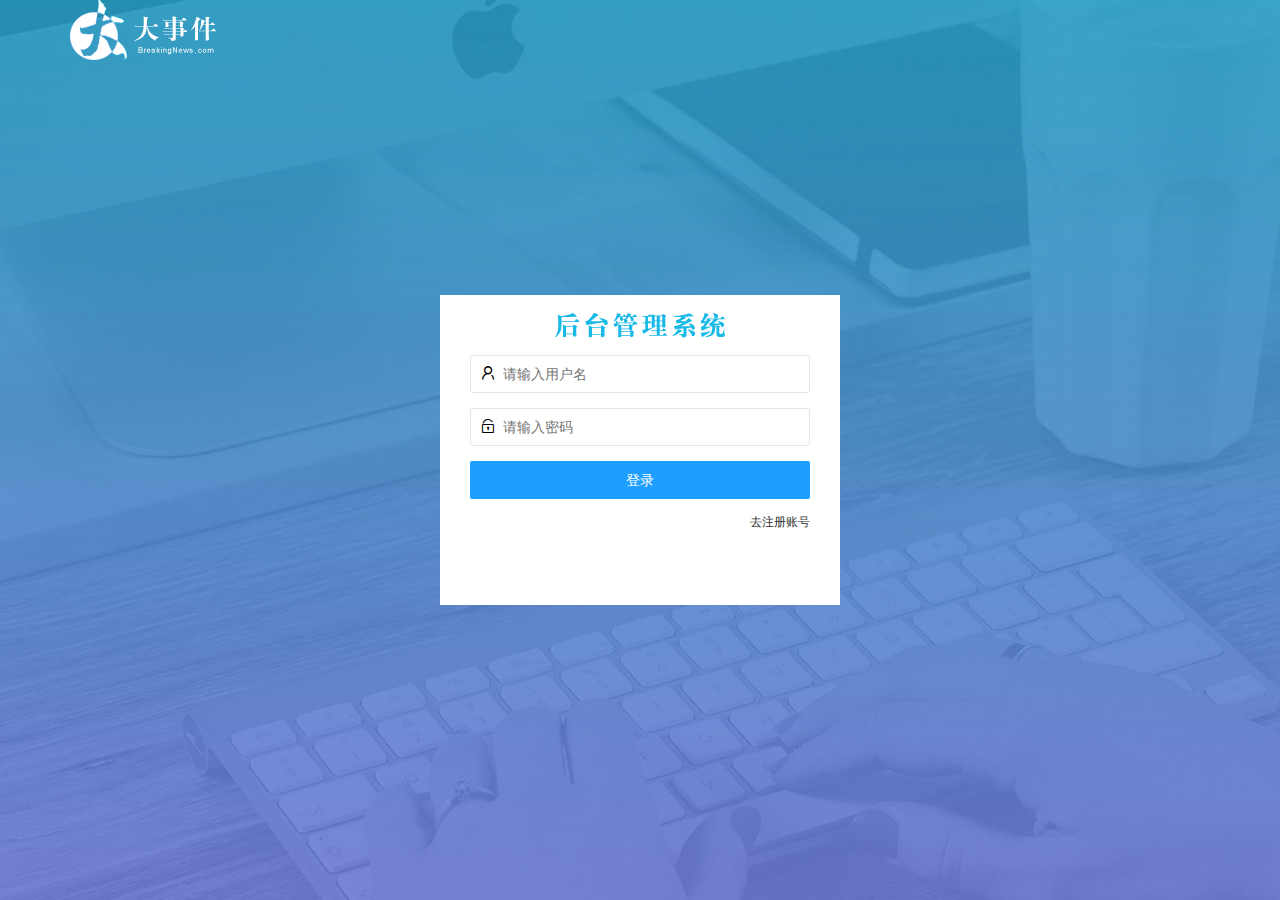
<file: login.html>
<!DOCTYPE html>
<html lang="en">
  <head>
    <meta charset="UTF-8" />
    <meta http-equiv="X-UA-Compatible" content="IE=edge" />
    <meta name="viewport" content="width=device-width, initial-scale=1.0" />
    <title>login</title>
    <link rel="stylesheet" href="/assets/lib/layui/css/layui.css" />
    <link rel="stylesheet" href="/assets/css/login.css" />
  </head>
  <body>
    <!-- 头部 logo 区域 -->
    <div class="layui-main">
      <img src="/assets/images/logo.png" alt="" />
    </div>

    <!-- 登录注册区域 -->
    <div class="loginAndRegBox">
      <div class="title-box"></div>
      <!-- 登录 -->
      <div class="login-box">
        <form class="layui-form" id="form_login">
          <!-- 用户名 -->
          <div class="layui-form-item">
            <i class="layui-icon layui-icon-username"></i>
            <input
              type="text"
              name="username"
              required
              lay-verify="required"
              placeholder="请输入用户名"
              autocomplete="off"
              class="layui-input"
            />
          </div>

          <!-- 密码 -->
          <div class="layui-form-item">
            <i class="layui-icon layui-icon-password"></i>
            <input
              type="password"
              name="password"
              required
              lay-verify="required"
              placeholder="请输入密码"
              autocomplete="off"
              class="layui-input"
            />
          </div>

          <!-- 登录按钮 -->
          <div class="layui-form-item">
            <!-- 注意：表单提交按钮和普通按钮的区别，就是 lay-submit 属性 -->
            <button class="layui-btn layui-btn-normal layui-btn-fluid" lay-submit>登录</button>
          </div>
          <div class="layui-form-item link">
            <a href="javascript:;" id="link_reg">去注册账号</a>
          </div>
        </form>
      </div>
      <!-- 注册 -->
      <div class="reg-box">
        <form class="layui-form" id="form_reg">
          <!-- 用户名 -->
          <div class="layui-form-item">
            <i class="layui-icon layui-icon-username"></i>
            <input
              type="text"
              name="username"
              required
              lay-verify="required"
              placeholder="请输入用户名"
              autocomplete="off"
              class="layui-input"
            />
          </div>

          <!-- 密码 -->
          <div class="layui-form-item">
            <i class="layui-icon layui-icon-password"></i>
            <input
              type="password"
              name="password"
              required
              lay-verify="required|pwd"
              placeholder="请输入密码"
              autocomplete="off"
              class="layui-input"
            />
          </div>

          <!-- 确认密码 -->
          <div class="layui-form-item">
            <i class="layui-icon layui-icon-password"></i>
            <input
              type="password"
              name="repassword"
              required
              lay-verify="required|repwd"
              placeholder="再次确认密码"
              autocomplete="off"
              class="layui-input"
            />
          </div>

          <!-- 注册按钮 -->
          <div class="layui-form-item">
            <!-- 注意：表单提交按钮和普通按钮的区别，就是 lay-submit 属性 -->
            <button class="layui-btn layui-btn-normal layui-btn-fluid" lay-submit>注册</button>
          </div>
          <div class="layui-form-item link">
            <a href="javascript:;" id="link_login">去登录</a>
          </div>
        </form>
      </div>
    </div>
  </body>
  <script src="/assets/lib/jquery.js"></script>
  <script src="/assets/lib/layui/layui.all.js"></script>
  <script src="/assets/js/login.js"></script>
  <script src="/assets/js/baseAPI.js"></script>
</html>
</file>
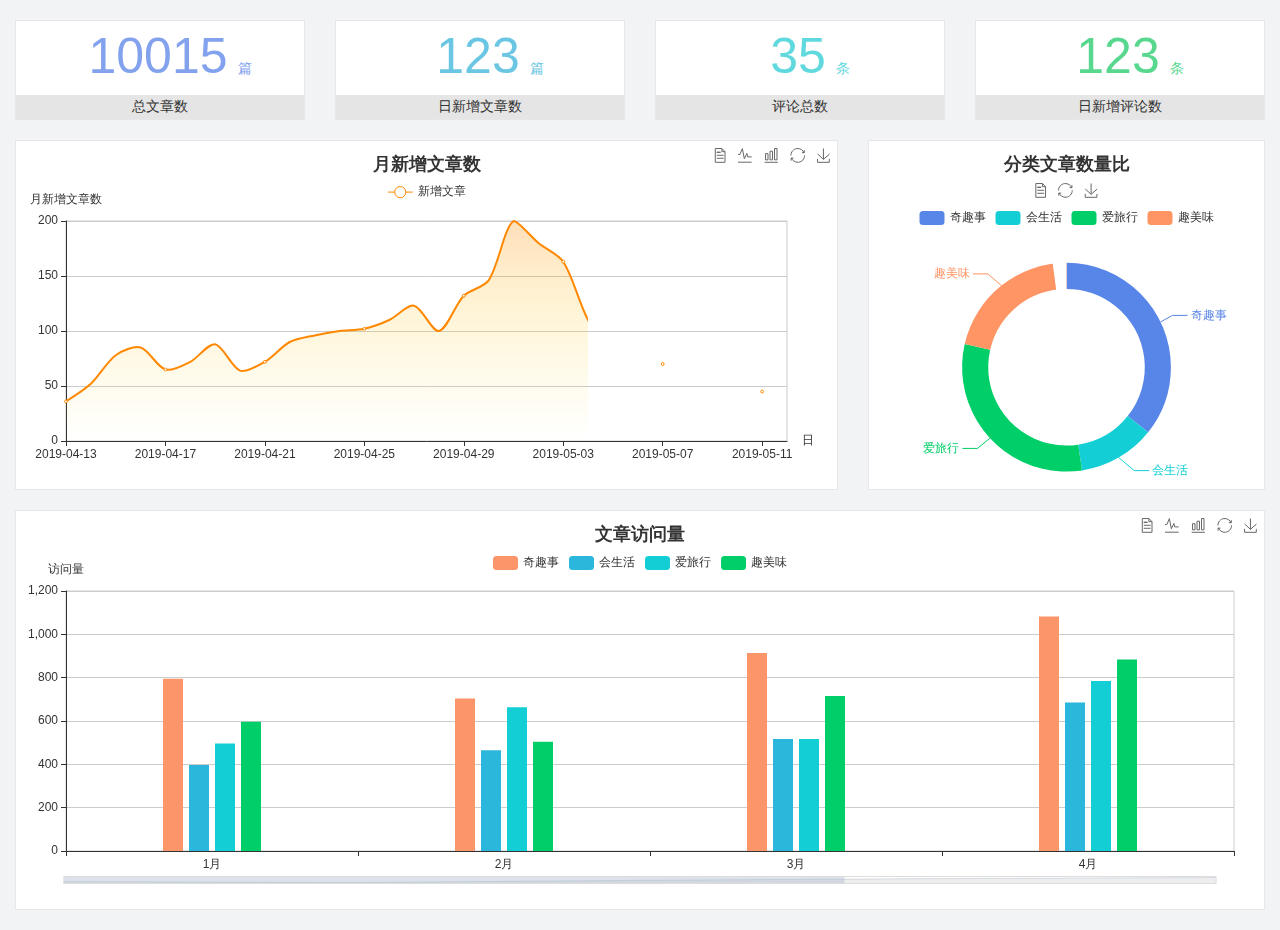
<file: home/dashboard.html>
<!DOCTYPE html>
<html lang="en">

<head>
  <meta charset="UTF-8">
  <meta name="viewport" content="width=device-width, initial-scale=1.0">
  <meta http-equiv="X-UA-Compatible" content="ie=edge">
  <title>图表统计</title>
  <link rel="stylesheet" href="../../assets/lib/bootstrap.css" />
  <link rel="stylesheet" href="../../assets/lib/main.css" />
  <script src="../../assets/lib/jquery.js"></script>
  <script type="text/javascript" src="../../assets/lib/echarts.min.js"></script>
</head>

<body>
  <div class="container-fluid">
    <div class="row spannel_list">
      <div class="col-sm-3 col-xs-6">
        <div class="spannel">
          <em>10015</em><span>篇</span>
          <b>总文章数</b>
        </div>
      </div>
      <div class="col-sm-3 col-xs-6">
        <div class="spannel scolor01">
          <em>123</em><span>篇</span>
          <b>日新增文章数</b>
        </div>
      </div>
      <div class="col-sm-3 col-xs-6">
        <div class="spannel scolor02">
          <em>35</em><span>条</span>
          <b>评论总数</b>
        </div>
      </div>
      <div class="col-sm-3 col-xs-6">
        <div class="spannel scolor03">
          <em>123</em><span>条</span>
          <b>日新增评论数</b>
        </div>
      </div>
    </div>
  </div>

  <div class="container-fluid">
    <div class="row curve-pie">
      <div class="col-lg-8 col-md-8">
        <div class="gragh_pannel" id="curve_show"></div>
      </div>
      <div class="col-lg-4 col-md-4">
        <div class="gragh_pannel" id="pie_show"></div>
      </div>
    </div>
  </div>

  <div class="container-fluid">
    <div class="column_pannel" id="column_show"></div>
  </div>

  <script>
    var oChart = echarts.init(document.getElementById('curve_show'));
    var aList_all = [
      { 'count': 36, 'date': '2019-04-13' },
      { 'count': 52, 'date': '2019-04-14' },
      { 'count': 78, 'date': '2019-04-15' },
      { 'count': 85, 'date': '2019-04-16' },
      { 'count': 65, 'date': '2019-04-17' },
      { 'count': 72, 'date': '2019-04-18' },
      { 'count': 88, 'date': '2019-04-19' },
      { 'count': 64, 'date': '2019-04-20' },
      { 'count': 72, 'date': '2019-04-21' },
      { 'count': 90, 'date': '2019-04-22' },
      { 'count': 96, 'date': '2019-04-23' },
      { 'count': 100, 'date': '2019-04-24' },
      { 'count': 102, 'date': '2019-04-25' },
      { 'count': 110, 'date': '2019-04-26' },
      { 'count': 123, 'date': '2019-04-27' },
      { 'count': 100, 'date': '2019-04-28' },
      { 'count': 132, 'date': '2019-04-29' },
      { 'count': 146, 'date': '2019-04-30' },
      { 'count': 200, 'date': '2019-05-01' },
      { 'count': 180, 'date': '2019-05-02' },
      { 'count': 163, 'date': '2019-05-03' },
      { 'count': 110, 'date': '2019-05-04' },
      { 'count': 80, 'date': '2019-05-05' },
      { 'count': 82, 'date': '2019-05-06' },
      { 'count': 70, 'date': '2019-05-07' },
      { 'count': 65, 'date': '2019-05-08' },
      { 'count': 54, 'date': '2019-05-09' },
      { 'count': 40, 'date': '2019-05-10' },
      { 'count': 45, 'date': '2019-05-11' },
      { 'count': 38, 'date': '2019-05-12' },
    ];

    let aCount = [];
    let aDate = [];

    for (var i = 0; i < aList_all.length; i++) {
      aCount.push(aList_all[i].count);
      aDate.push(aList_all[i].date);
    }

    var chartopt = {
      title: {
        text: '月新增文章数',
        left: 'center',
        top: '10'
      },
      tooltip: {
        trigger: 'axis'
      },
      legend: {
        data: ['新增文章'],
        top: '40'
      },
      toolbox: {
        show: true,
        feature: {
          mark: { show: true },
          dataView: { show: true, readOnly: false },
          magicType: { show: true, type: ['line', 'bar'] },
          restore: { show: true },
          saveAsImage: { show: true }
        }
      },
      calculable: true,
      xAxis: [
        {
          name: '日',
          type: 'category',
          boundaryGap: false,
          data: aDate
        }
      ],
      yAxis: [
        {
          name: '月新增文章数',
          type: 'value'
        }
      ],
      series: [
        {
          name: '新增文章',
          type: 'line',
          smooth: true,
          itemStyle: { normal: { areaStyle: { type: 'default' }, color: '#f80' }, lineStyle: { color: '#f80' } },
          data: aCount
        }],
      areaStyle: {
        normal: {
          color: new echarts.graphic.LinearGradient(0, 0, 0, 1, [{
            offset: 0,
            color: 'rgba(255,136,0,0.39)'
          }, {
            offset: .34,
            color: 'rgba(255,180,0,0.25)'
          }, {
            offset: 1,
            color: 'rgba(255,222,0,0.00)'
          }])

        }
      },
      grid: {
        show: true,
        x: 50,
        x2: 50,
        y: 80,
        height: 220
      }
    };

    oChart.setOption(chartopt);


    var oPie = echarts.init(document.getElementById('pie_show'));
    var oPieopt =
    {
      title: {
        top: 10,
        text: '分类文章数量比',
        x: 'center'
      },
      tooltip: {
        trigger: 'item',
        formatter: "{a} <br/>{b} : {c} ({d}%)"
      },
      color: ['#5885e8', '#13cfd5', '#00ce68', '#ff9565'],
      legend: {
        x: 'center',
        top: 65,
        data: ['奇趣事', '会生活', '爱旅行', '趣美味']
      },
      toolbox: {
        show: true,
        x: 'center',
        top: 35,
        feature: {
          mark: { show: true },
          dataView: { show: true, readOnly: false },
          magicType: {
            show: true,
            type: ['pie', 'funnel'],
            option: {
              funnel: {
                x: '25%',
                width: '50%',
                funnelAlign: 'left',
                max: 1548
              }
            }
          },
          restore: { show: true },
          saveAsImage: { show: true }
        }
      },
      calculable: true,
      series: [
        {
          name: '访问来源',
          type: 'pie',
          radius: ['45%', '60%'],
          center: ['50%', '65%'],
          data: [
            { value: 300, name: '奇趣事' },
            { value: 100, name: '会生活' },
            { value: 260, name: '爱旅行' },
            { value: 180, name: '趣美味' }
          ]
        }
      ]
    };
    oPie.setOption(oPieopt);



    var oColumn = this.echarts.init(document.getElementById('column_show'));
    var oColumnopt =
    {
      title: {
        text: '文章访问量',
        left: 'center',
        top: '10'
      },
      tooltip: {
        trigger: 'axis'
      },
      legend: {
        data: ['奇趣事', '会生活', '爱旅行', '趣美味'],
        top: '40'
      },
      toolbox: {
        show: true,
        feature: {
          mark: { show: true },
          dataView: { show: true, readOnly: false },
          magicType: { show: true, type: ['line', 'bar'] },
          restore: { show: true },
          saveAsImage: { show: true }
        }
      },
      calculable: true,
      xAxis: [
        {
          type: 'category',
          data: ['1月', '2月', '3月', '4月', '5月']
        }
      ],
      yAxis: [
        {
          name: '访问量',
          type: 'value'
        }
      ],
      series: [
        {
          name: '奇趣事',
          type: 'bar',
          barWidth: 20,
          itemStyle: {
            normal: { areaStyle: { type: 'default' }, color: '#fd956a' }
          },
          data: [800, 708, 920, 1090, 1200]
        },
        {
          name: '会生活',
          type: 'bar',
          barWidth: 20,
          itemStyle: {
            normal: { areaStyle: { type: 'default' }, color: '#2bb6db' }
          },
          data: [400, 468, 520, 690, 800]
        },
        {
          name: '爱旅行',
          type: 'bar',
          barWidth: 20,
          itemStyle: {
            normal: { areaStyle: { type: 'default' }, color: '#13cfd5' }
          },
          data: [500, 668, 520, 790, 900]
        },
        {
          name: '趣美味',
          type: 'bar',
          barWidth: 20,
          itemStyle: {
            normal: { areaStyle: { type: 'default' }, color: '#00ce68' }
          },
          data: [600, 508, 720, 890, 1000]
        }
      ],
      grid: {
        show: true,
        x: 50,
        x2: 30,
        y: 80,
        height: 260
      },
      dataZoom: [//给x轴设置滚动条
        {
          start: 0,//默认为0
          end: 100 - 1000 / 31,//默认为100
          type: 'slider',
          show: true,
          xAxisIndex: [0],
          handleSize: 0,//滑动条的 左右2个滑动条的大小
          height: 8,//组件高度
          left: 45, //左边的距离
          right: 50,//右边的距离
          bottom: 26,//右边的距离
          handleColor: '#ddd',//h滑动图标的颜色
          handleStyle: {
            borderColor: "#cacaca",
            borderWidth: "1",
            shadowBlur: 2,
            background: "#ddd",
            shadowColor: "#ddd",
          }
        }]
    };
    oColumn.setOption(oColumnopt);
  </script>
</body>

</html>
</file>
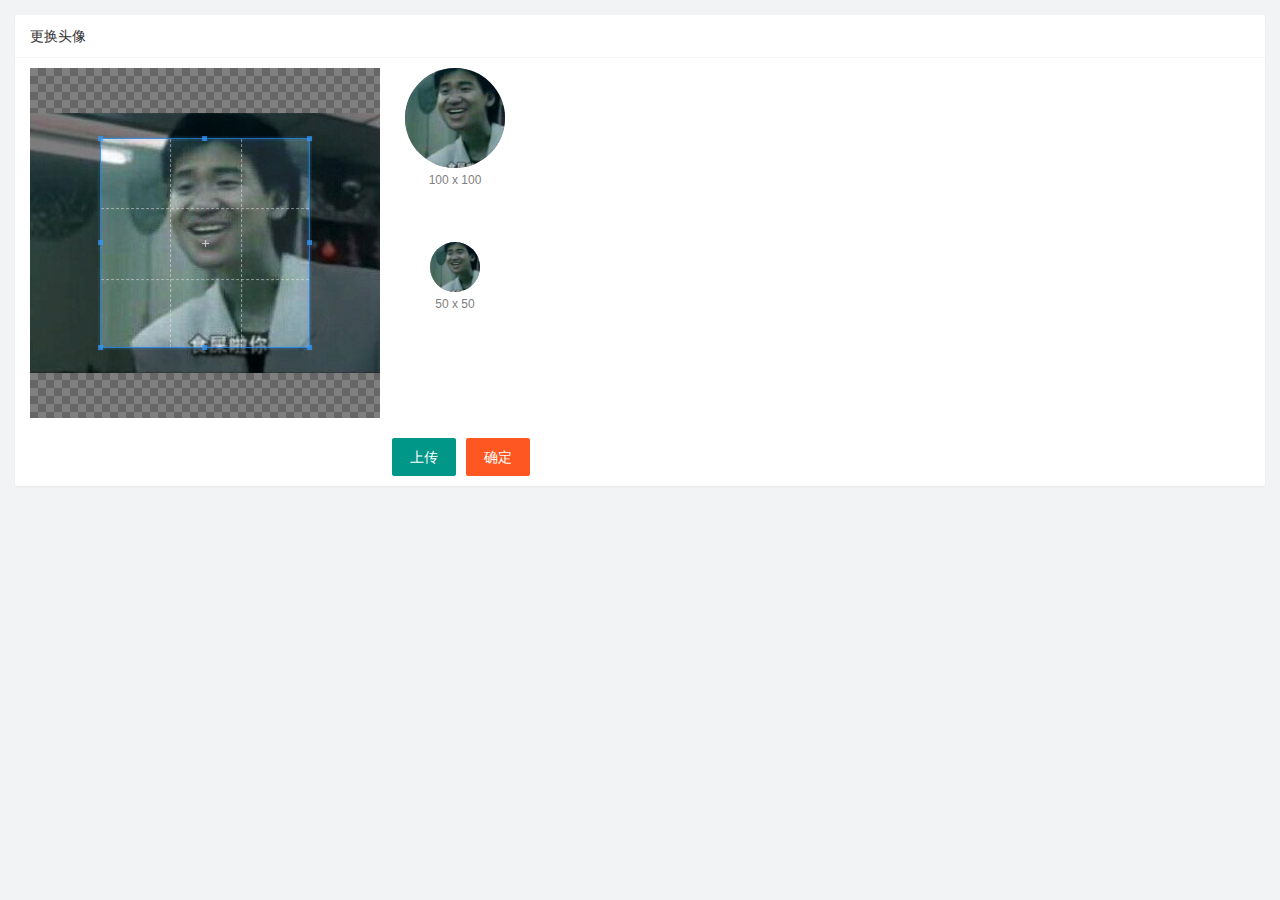
<file: user/user_avatar.html>
<!DOCTYPE html>
<html lang="en">
  <head>
    <meta charset="UTF-8" />
    <meta http-equiv="X-UA-Compatible" content="IE=edge" />
    <meta name="viewport" content="width=device-width, initial-scale=1.0" />
    <title>Document</title>
    <link rel="stylesheet" href="/assets/lib/layui/css/layui.css" />
    <link rel="stylesheet" href="/assets/css/user/user_avatar.css" />
    <link rel="stylesheet" href="/assets/lib/cropper/cropper.css" />
  </head>
  <body>
    <div class="layui-card">
      <div class="layui-card-header">更换头像</div>
      <div class="layui-card-body">
        <!-- 第一行的图片裁剪和预览区域 -->
<div class="row1">
    <!-- 图片裁剪区域 -->
    <div class="cropper-box">
        <!-- 这个 img 标签很重要，将来会把它初始化为裁剪区域 -->
        <img id="image" src="/assets/images/1.jpeg" />
    </div>
    <!-- 图片的预览区域 -->
    <div class="preview-box">
        <div>
            <!-- 宽高为 100px 的预览区域 -->
            <div class="img-preview w100"></div>
            <p class="size">100 x 100</p>
        </div>
        <div>
            <!-- 宽高为 50px 的预览区域 -->
            <div class="img-preview w50"></div>
            <p class="size">50 x 50</p>
        </div>
    </div>
</div>
    <!-- 第二行的按钮区域 -->
    <div class="row2">
        <input type="file" id="file" accept="image/png,image/jpeg" />
        <button type="button" class="layui-btn" id="btnChooseImage">上传</button>
        <button type="button" class="layui-btn layui-btn-danger" id="btnUpload">确定</button>
    </div>
      </div>
    </div>
  </body>
  <script src="/assets/lib/jquery.js"></script>
  <script src="/assets/lib/cropper/Cropper.js"></script>
  <script src="/assets/lib/cropper/jquery-cropper.js"></script>
  <script src="/assets/js/user/user_avatar.js"></script>
  <script src="/assets/lib/layui/layui.all.js"></script>
  <script src="/assets/js/baseAPI.js"></script>
  </html>
</file>
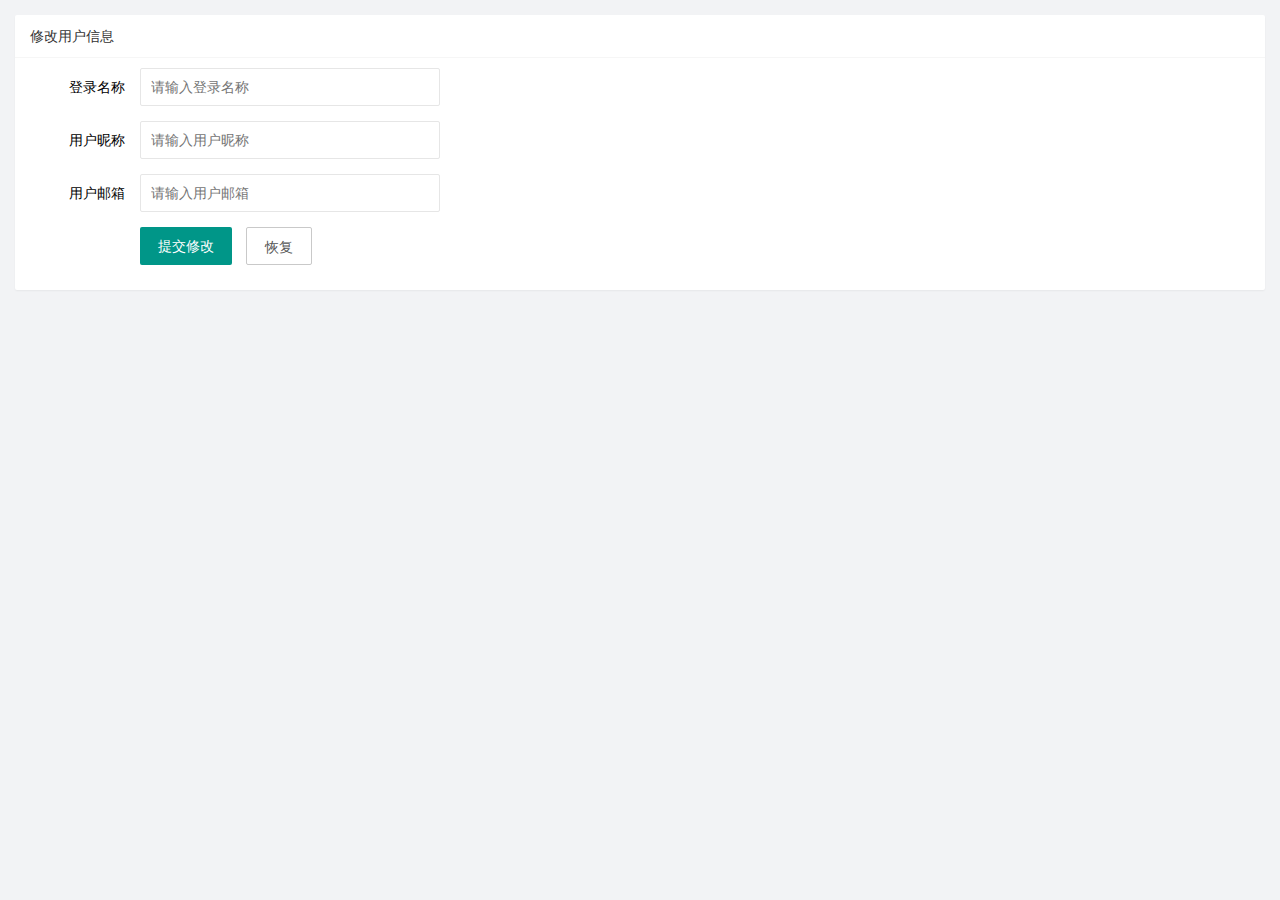
<file: user/user_info.html>
<!DOCTYPE html>
<html lang="en">
  <head>
    <meta charset="UTF-8" />
    <meta http-equiv="X-UA-Compatible" content="IE=edge" />
    <meta name="viewport" content="width=device-width, initial-scale=1.0" />
    <title>Document</title>
    <link rel="stylesheet" href="/assets/lib/layui/css/layui.css" />
    <link rel="stylesheet" href="/assets/css/user/user_info.css" />
  </head>
  <body>
    <div class="layui-card">
      <div class="layui-card-header">修改用户信息</div>
      <div class="layui-card-body">
        <!-- form 表单 -->
        <form class="layui-form" lay-filter="formUserInfo">
            <!-- 隐藏域 -->
            <input type="hidden" name="id">
          <div class="layui-form-item">
            <label class="layui-form-label">登录名称</label>
            <div class="layui-input-block">
              <input
                type="text"
                name="username"
                required
                readonly
                lay-verify="required"
                placeholder="请输入登录名称"
                autocomplete="off"
                class="layui-input"
              />
            </div>
          </div>
          <div class="layui-form-item">
            <label class="layui-form-label">用户昵称</label>
            <div class="layui-input-block">
              <input
                type="text"
                name="nickname"
                required
                lay-verify="required|nickname"
                placeholder="请输入用户昵称"
                autocomplete="off"
                class="layui-input"
              />
            </div>
          </div>
          <div class="layui-form-item">
            <label class="layui-form-label">用户邮箱</label>
            <div class="layui-input-block">
              <input
                type="text"
                name="email"
                required
                lay-verify="required|email"
                placeholder="请输入用户邮箱"
                autocomplete="off"
                class="layui-input"
              />
            </div>
          </div>
          <div class="layui-form-item">
            <div class="layui-input-block">
              <button class="layui-btn" lay-submit lay-filter="formDemo">提交修改</button>
              <button type="reset" class="layui-btn layui-btn-primary" id="btnReset">恢复</button>
            </div>
          </div>
        </form>
      </div>
    </div>
  </body>
  <script src="/assets/lib/layui/layui.all.js"></script>
  <script src="/assets/lib/jquery.js"></script>
  <script src="/assets/js/baseAPI.js"></script>
  <script src="/assets/js/user/user_info.js"></script>
</html>
</file>
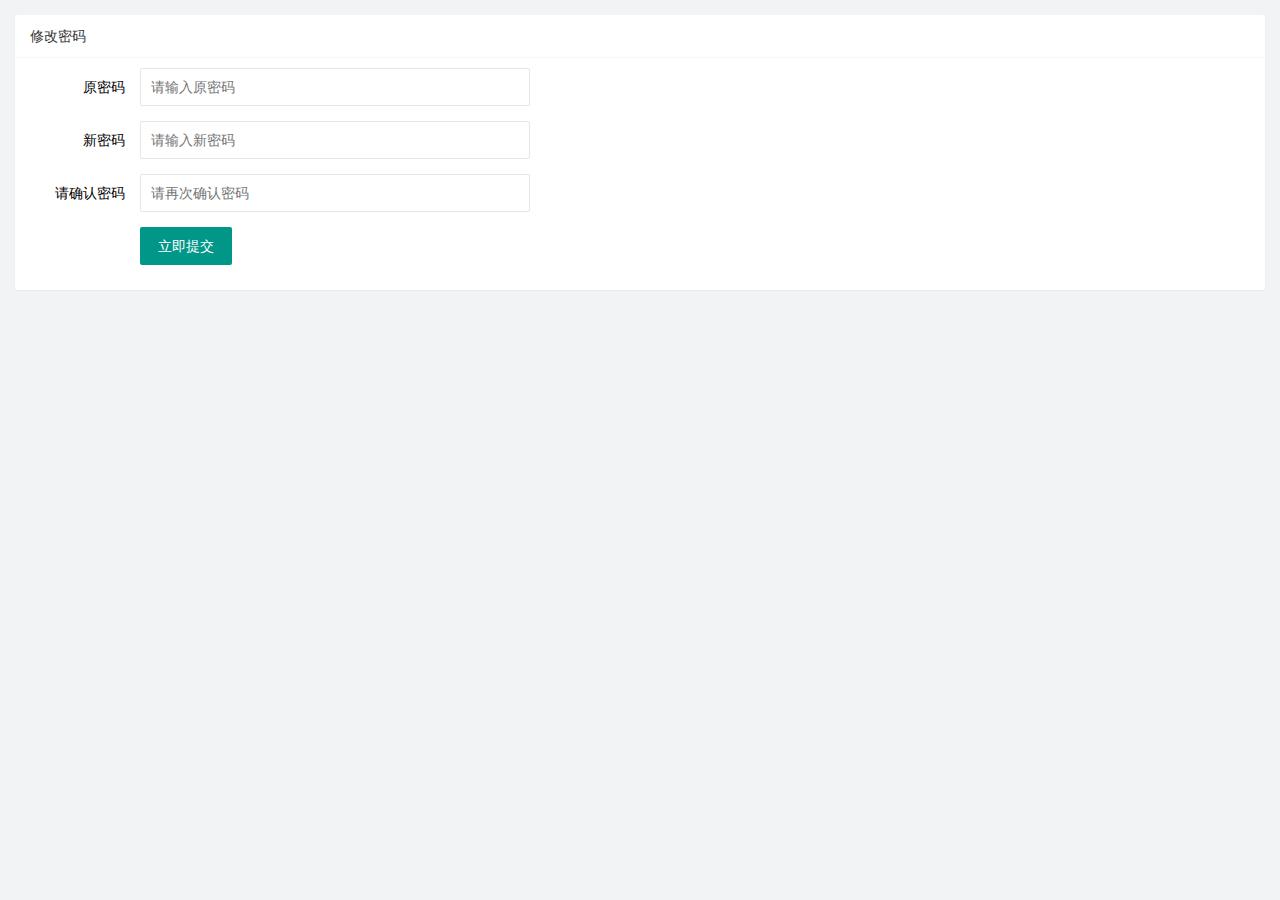
<file: user/user_pwd.html>
<!DOCTYPE html>
<html lang="en">
  <head>
    <meta charset="UTF-8" />
    <meta http-equiv="X-UA-Compatible" content="IE=edge" />
    <meta name="viewport" content="width=device-width, initial-scale=1.0" />
    <title>Document</title>
    <link rel="stylesheet" href="/assets/lib/layui/css/layui.css" />
    <link rel="stylesheet" href="/assets/css/user/user_pwd.css" />
  </head>
  <body>
    <div class="layui-card">
      <div class="layui-card-header">修改密码</div>
      <div class="layui-card-body">
        <form class="layui-form" action="">
          <div class="layui-form-item">
            <label class="layui-form-label">原密码</label>
            <div class="layui-input-block">
              <input
                type="password"
                name="oldPwd"
                required
                lay-verify="required|pwd"
                placeholder="请输入原密码"
                autocomplete="off"
                class="layui-input"
              />
            </div>
          </div>
          <div class="layui-form-item">
            <label class="layui-form-label">新密码</label>
            <div class="layui-input-block">
              <input
                type="password"
                name="newPwd"
                required
                lay-verify="required|pwd|samePwd"
                placeholder="请输入新密码"
                autocomplete="off"
                class="layui-input"
              />
            </div>
          </div>
          <div class="layui-form-item">
            <label class="layui-form-label">请确认密码</label>
            <div class="layui-input-block">
              <input
                type="password"
                name="rePwd"
                required
                lay-verify="required|pwd|rePwd"
                placeholder="请再次确认密码"
                autocomplete="off"
                class="layui-input"
              />
            </div>
          </div>
          <div class="layui-form-item">
            <div class="layui-input-block">
              <button class="layui-btn" lay-submit lay-filter="formDemo">立即提交</button>
            </div>
          </div>
        </form>
      </div>
    </div>
  </body>
  <!-- 导入 layui 的 js -->
  <script src="/assets/lib/layui/layui.all.js"></script>
  <!-- 导入 jQuery -->
  <script src="/assets/lib/jquery.js"></script>
  <!-- 导入 baseAPI -->
  <script src="/assets/js/baseAPI.js"></script>
  <!-- 导入自己的 js -->
  <script src="/assets/js/user/user_pwd.js"></script>
</html>
</file>
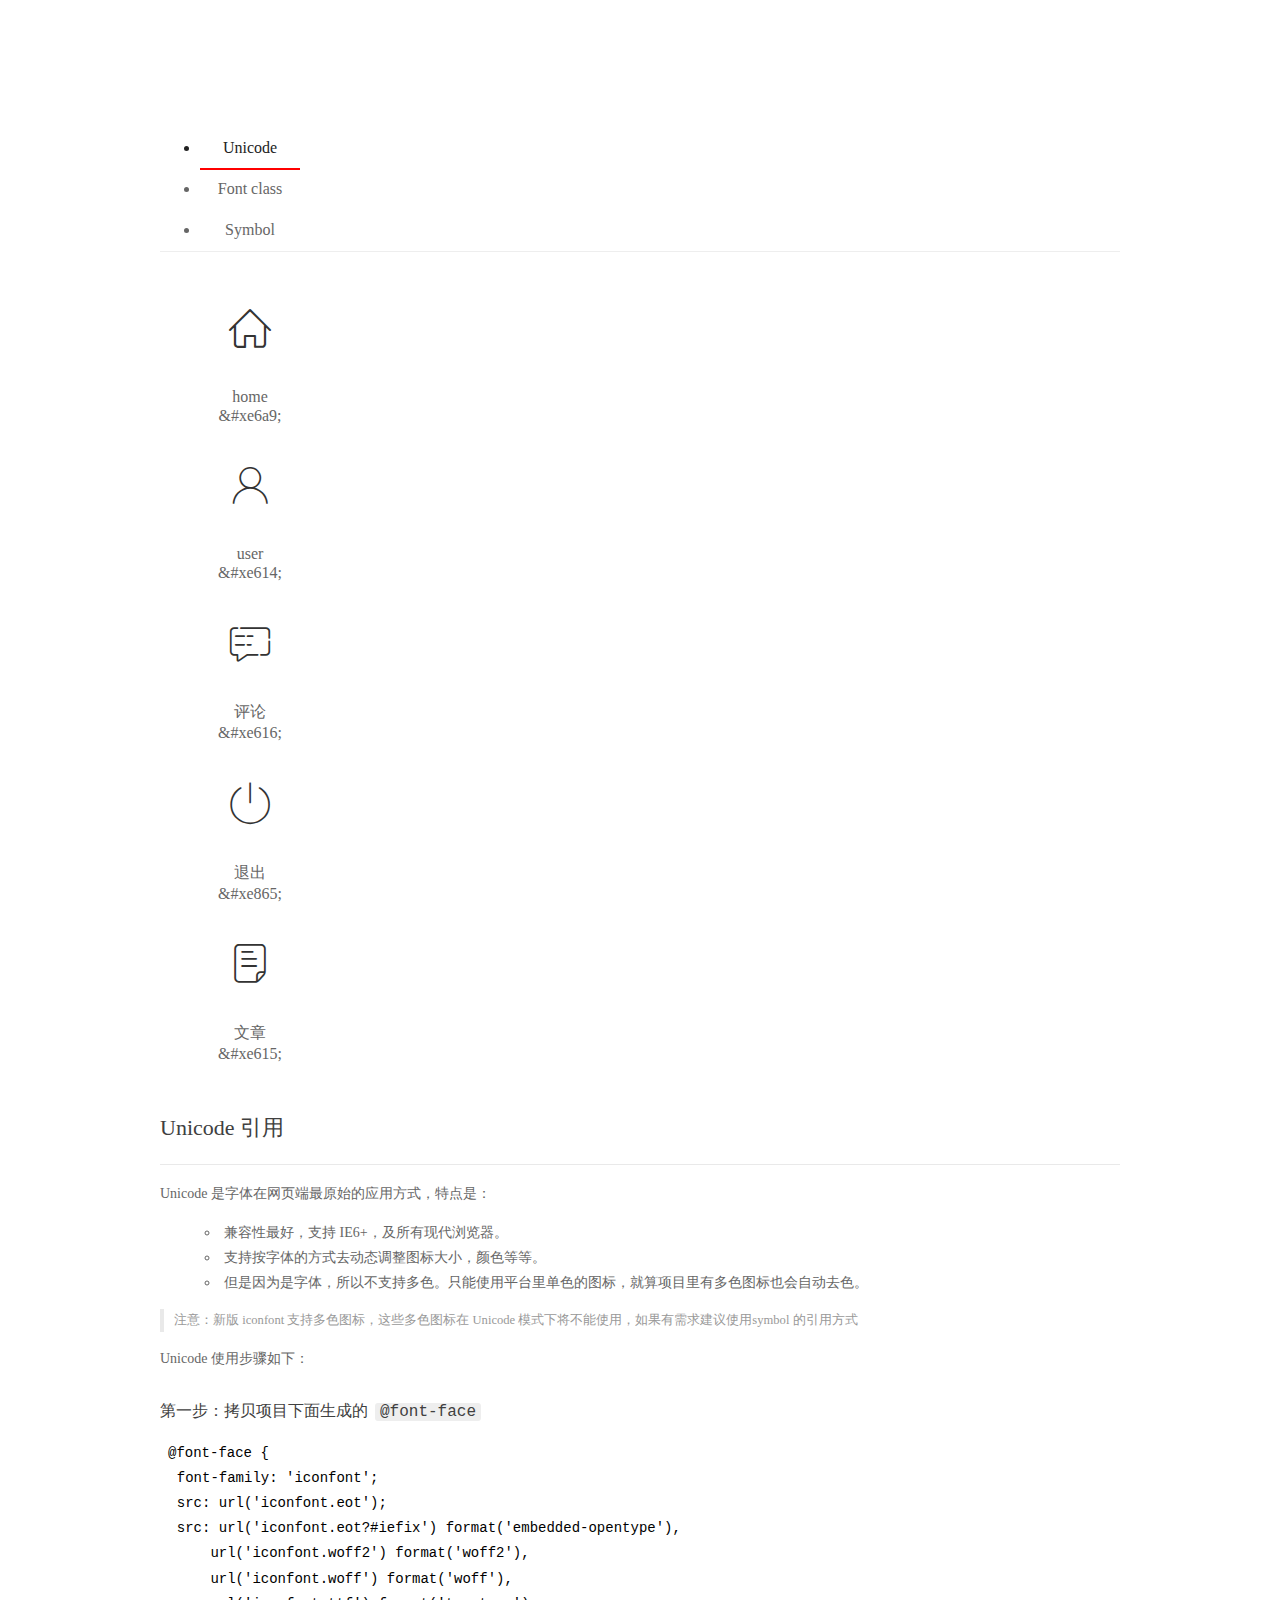
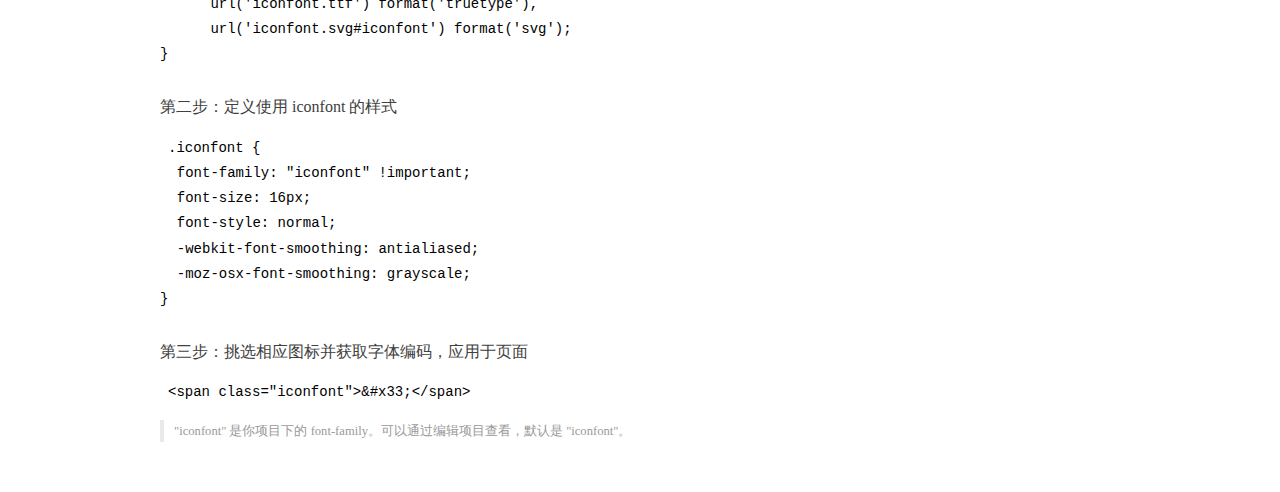
<file: assets/fonts/demo_index.html>
<!DOCTYPE html>
<html>
<head>
  <meta charset="utf-8"/>
  <title>IconFont Demo</title>
  <link rel="shortcut icon" href="https://gtms04.alicdn.com/tps/i4/TB1_oz6GVXXXXaFXpXXJDFnIXXX-64-64.ico" type="image/x-icon"/>
  <link rel="stylesheet" href="https://g.alicdn.com/thx/cube/1.3.2/cube.min.css">
  <link rel="stylesheet" href="demo.css">
  <link rel="stylesheet" href="iconfont.css">
  <script src="iconfont.js"></script>
  <!-- jQuery -->
  <script src="https://a1.alicdn.com/oss/uploads/2018/12/26/7bfddb60-08e8-11e9-9b04-53e73bb6408b.js"></script>
  <!-- 代码高亮 -->
  <script src="https://a1.alicdn.com/oss/uploads/2018/12/26/a3f714d0-08e6-11e9-8a15-ebf944d7534c.js"></script>
</head>
<body>
  <div class="main">
    <h1 class="logo"><a href="https://www.iconfont.cn/" title="iconfont 首页" target="_blank">&#xe86b;</a></h1>
    <div class="nav-tabs">
      <ul id="tabs" class="dib-box">
        <li class="dib active"><span>Unicode</span></li>
        <li class="dib"><span>Font class</span></li>
        <li class="dib"><span>Symbol</span></li>
      </ul>
      
    </div>
    <div class="tab-container">
      <div class="content unicode" style="display: block;">
          <ul class="icon_lists dib-box">
          
            <li class="dib">
              <span class="icon iconfont">&#xe6a9;</span>
                <div class="name">home</div>
                <div class="code-name">&amp;#xe6a9;</div>
              </li>
          
            <li class="dib">
              <span class="icon iconfont">&#xe614;</span>
                <div class="name">user</div>
                <div class="code-name">&amp;#xe614;</div>
              </li>
          
            <li class="dib">
              <span class="icon iconfont">&#xe616;</span>
                <div class="name">评论</div>
                <div class="code-name">&amp;#xe616;</div>
              </li>
          
            <li class="dib">
              <span class="icon iconfont">&#xe865;</span>
                <div class="name">退出</div>
                <div class="code-name">&amp;#xe865;</div>
              </li>
          
            <li class="dib">
              <span class="icon iconfont">&#xe615;</span>
                <div class="name">文章</div>
                <div class="code-name">&amp;#xe615;</div>
              </li>
          
          </ul>
          <div class="article markdown">
          <h2 id="unicode-">Unicode 引用</h2>
          <hr>

          <p>Unicode 是字体在网页端最原始的应用方式，特点是：</p>
          <ul>
            <li>兼容性最好，支持 IE6+，及所有现代浏览器。</li>
            <li>支持按字体的方式去动态调整图标大小，颜色等等。</li>
            <li>但是因为是字体，所以不支持多色。只能使用平台里单色的图标，就算项目里有多色图标也会自动去色。</li>
          </ul>
          <blockquote>
            <p>注意：新版 iconfont 支持多色图标，这些多色图标在 Unicode 模式下将不能使用，如果有需求建议使用symbol 的引用方式</p>
          </blockquote>
          <p>Unicode 使用步骤如下：</p>
          <h3 id="-font-face">第一步：拷贝项目下面生成的 <code>@font-face</code></h3>
<pre><code class="language-css"
>@font-face {
  font-family: 'iconfont';
  src: url('iconfont.eot');
  src: url('iconfont.eot?#iefix') format('embedded-opentype'),
      url('iconfont.woff2') format('woff2'),
      url('iconfont.woff') format('woff'),
      url('iconfont.ttf') format('truetype'),
      url('iconfont.svg#iconfont') format('svg');
}
</code></pre>
          <h3 id="-iconfont-">第二步：定义使用 iconfont 的样式</h3>
<pre><code class="language-css"
>.iconfont {
  font-family: "iconfont" !important;
  font-size: 16px;
  font-style: normal;
  -webkit-font-smoothing: antialiased;
  -moz-osx-font-smoothing: grayscale;
}
</code></pre>
          <h3 id="-">第三步：挑选相应图标并获取字体编码，应用于页面</h3>
<pre>
<code class="language-html"
>&lt;span class="iconfont"&gt;&amp;#x33;&lt;/span&gt;
</code></pre>
          <blockquote>
            <p>"iconfont" 是你项目下的 font-family。可以通过编辑项目查看，默认是 "iconfont"。</p>
          </blockquote>
          </div>
      </div>
      <div class="content font-class">
        <ul class="icon_lists dib-box">
          
          <li class="dib">
            <span class="icon iconfont icon-home"></span>
            <div class="name">
              home
            </div>
            <div class="code-name">.icon-home
            </div>
          </li>
          
          <li class="dib">
            <span class="icon iconfont icon-user"></span>
            <div class="name">
              user
            </div>
            <div class="code-name">.icon-user
            </div>
          </li>
          
          <li class="dib">
            <span class="icon iconfont icon-pinglun"></span>
            <div class="name">
              评论
            </div>
            <div class="code-name">.icon-pinglun
            </div>
          </li>
          
          <li class="dib">
            <span class="icon iconfont icon-tuichu"></span>
            <div class="name">
              退出
            </div>
            <div class="code-name">.icon-tuichu
            </div>
          </li>
          
          <li class="dib">
            <span class="icon iconfont icon-16"></span>
            <div class="name">
              文章
            </div>
            <div class="code-name">.icon-16
            </div>
          </li>
          
        </ul>
        <div class="article markdown">
        <h2 id="font-class-">font-class 引用</h2>
        <hr>

        <p>font-class 是 Unicode 使用方式的一种变种，主要是解决 Unicode 书写不直观，语意不明确的问题。</p>
        <p>与 Unicode 使用方式相比，具有如下特点：</p>
        <ul>
          <li>兼容性良好，支持 IE8+，及所有现代浏览器。</li>
          <li>相比于 Unicode 语意明确，书写更直观。可以很容易分辨这个 icon 是什么。</li>
          <li>因为使用 class 来定义图标，所以当要替换图标时，只需要修改 class 里面的 Unicode 引用。</li>
          <li>不过因为本质上还是使用的字体，所以多色图标还是不支持的。</li>
        </ul>
        <p>使用步骤如下：</p>
        <h3 id="-fontclass-">第一步：引入项目下面生成的 fontclass 代码：</h3>
<pre><code class="language-html">&lt;link rel="stylesheet" href="./iconfont.css"&gt;
</code></pre>
        <h3 id="-">第二步：挑选相应图标并获取类名，应用于页面：</h3>
<pre><code class="language-html">&lt;span class="iconfont icon-xxx"&gt;&lt;/span&gt;
</code></pre>
        <blockquote>
          <p>"
            iconfont" 是你项目下的 font-family。可以通过编辑项目查看，默认是 "iconfont"。</p>
        </blockquote>
      </div>
      </div>
      <div class="content symbol">
          <ul class="icon_lists dib-box">
          
            <li class="dib">
                <svg class="icon svg-icon" aria-hidden="true">
                  <use xlink:href="#icon-home"></use>
                </svg>
                <div class="name">home</div>
                <div class="code-name">#icon-home</div>
            </li>
          
            <li class="dib">
                <svg class="icon svg-icon" aria-hidden="true">
                  <use xlink:href="#icon-user"></use>
                </svg>
                <div class="name">user</div>
                <div class="code-name">#icon-user</div>
            </li>
          
            <li class="dib">
                <svg class="icon svg-icon" aria-hidden="true">
                  <use xlink:href="#icon-pinglun"></use>
                </svg>
                <div class="name">评论</div>
                <div class="code-name">#icon-pinglun</div>
            </li>
          
            <li class="dib">
                <svg class="icon svg-icon" aria-hidden="true">
                  <use xlink:href="#icon-tuichu"></use>
                </svg>
                <div class="name">退出</div>
                <div class="code-name">#icon-tuichu</div>
            </li>
          
            <li class="dib">
                <svg class="icon svg-icon" aria-hidden="true">
                  <use xlink:href="#icon-16"></use>
                </svg>
                <div class="name">文章</div>
                <div class="code-name">#icon-16</div>
            </li>
          
          </ul>
          <div class="article markdown">
          <h2 id="symbol-">Symbol 引用</h2>
          <hr>

          <p>这是一种全新的使用方式，应该说这才是未来的主流，也是平台目前推荐的用法。相关介绍可以参考这篇<a href="">文章</a>
            这种用法其实是做了一个 SVG 的集合，与另外两种相比具有如下特点：</p>
          <ul>
            <li>支持多色图标了，不再受单色限制。</li>
            <li>通过一些技巧，支持像字体那样，通过 <code>font-size</code>, <code>color</code> 来调整样式。</li>
            <li>兼容性较差，支持 IE9+，及现代浏览器。</li>
            <li>浏览器渲染 SVG 的性能一般，还不如 png。</li>
          </ul>
          <p>使用步骤如下：</p>
          <h3 id="-symbol-">第一步：引入项目下面生成的 symbol 代码：</h3>
<pre><code class="language-html">&lt;script src="./iconfont.js"&gt;&lt;/script&gt;
</code></pre>
          <h3 id="-css-">第二步：加入通用 CSS 代码（引入一次就行）：</h3>
<pre><code class="language-html">&lt;style&gt;
.icon {
  width: 1em;
  height: 1em;
  vertical-align: -0.15em;
  fill: currentColor;
  overflow: hidden;
}
&lt;/style&gt;
</code></pre>
          <h3 id="-">第三步：挑选相应图标并获取类名，应用于页面：</h3>
<pre><code class="language-html">&lt;svg class="icon" aria-hidden="true"&gt;
  &lt;use xlink:href="#icon-xxx"&gt;&lt;/use&gt;
&lt;/svg&gt;
</code></pre>
          </div>
      </div>

    </div>
  </div>
  <script>
  $(document).ready(function () {
      $('.tab-container .content:first').show()

      $('#tabs li').click(function (e) {
        var tabContent = $('.tab-container .content')
        var index = $(this).index()

        if ($(this).hasClass('active')) {
          return
        } else {
          $('#tabs li').removeClass('active')
          $(this).addClass('active')

          tabContent.hide().eq(index).fadeIn()
        }
      })
    })
  </script>
</body>
</html>
</file>
<file: assets/lib/layui/css/layui.css>
/** layui-v2.5.5 MIT License By https://www.layui.com */
 .layui-inline,img{display:inline-block;vertical-align:middle}h1,h2,h3,h4,h5,h6{font-weight:400}.layui-edge,.layui-header,.layui-inline,.layui-main{position:relative}.layui-body,.layui-edge,.layui-elip{overflow:hidden}.layui-btn,.layui-edge,.layui-inline,img{vertical-align:middle}.layui-btn,.layui-disabled,.layui-icon,.layui-unselect{-moz-user-select:none;-webkit-user-select:none;-ms-user-select:none}.layui-elip,.layui-form-checkbox span,.layui-form-pane .layui-form-label{text-overflow:ellipsis;white-space:nowrap}.layui-breadcrumb,.layui-tree-btnGroup{visibility:hidden}blockquote,body,button,dd,div,dl,dt,form,h1,h2,h3,h4,h5,h6,input,li,ol,p,pre,td,textarea,th,ul{margin:0;padding:0;-webkit-tap-highlight-color:rgba(0,0,0,0)}a:active,a:hover{outline:0}img{border:none}li{list-style:none}table{border-collapse:collapse;border-spacing:0}h4,h5,h6{font-size:100%}button,input,optgroup,option,select,textarea{font-family:inherit;font-size:inherit;font-style:inherit;font-weight:inherit;outline:0}pre{white-space:pre-wrap;white-space:-moz-pre-wrap;white-space:-pre-wrap;white-space:-o-pre-wrap;word-wrap:break-word}body{line-height:24px;font:14px Helvetica Neue,Helvetica,PingFang SC,Tahoma,Arial,sans-serif}hr{height:1px;margin:10px 0;border:0;clear:both}a{color:#333;text-decoration:none}a:hover{color:#777}a cite{font-style:normal;*cursor:pointer}.layui-border-box,.layui-border-box *{box-sizing:border-box}.layui-box,.layui-box *{box-sizing:content-box}.layui-clear{clear:both;*zoom:1}.layui-clear:after{content:'\20';clear:both;*zoom:1;display:block;height:0}.layui-inline{*display:inline;*zoom:1}.layui-edge{display:inline-block;width:0;height:0;border-width:6px;border-style:dashed;border-color:transparent}.layui-edge-top{top:-4px;border-bottom-color:#999;border-bottom-style:solid}.layui-edge-right{border-left-color:#999;border-left-style:solid}.layui-edge-bottom{top:2px;border-top-color:#999;border-top-style:solid}.layui-edge-left{border-right-color:#999;border-right-style:solid}.layui-disabled,.layui-disabled:hover{color:#d2d2d2!important;cursor:not-allowed!important}.layui-circle{border-radius:100%}.layui-show{display:block!important}.layui-hide{display:none!important}@font-face{font-family:layui-icon;src:url(../font/iconfont.eot?v=250);src:url(../font/iconfont.eot?v=250#iefix) format('embedded-opentype'),url(../font/iconfont.woff2?v=250) format('woff2'),url(../font/iconfont.woff?v=250) format('woff'),url(../font/iconfont.ttf?v=250) format('truetype'),url(../font/iconfont.svg?v=250#layui-icon) format('svg')}.layui-icon{font-family:layui-icon!important;font-size:16px;font-style:normal;-webkit-font-smoothing:antialiased;-moz-osx-font-smoothing:grayscale}.layui-icon-reply-fill:before{content:"\e611"}.layui-icon-set-fill:before{content:"\e614"}.layui-icon-menu-fill:before{content:"\e60f"}.layui-icon-search:before{content:"\e615"}.layui-icon-share:before{content:"\e641"}.layui-icon-set-sm:before{content:"\e620"}.layui-icon-engine:before{content:"\e628"}.layui-icon-close:before{content:"\1006"}.layui-icon-close-fill:before{content:"\1007"}.layui-icon-chart-screen:before{content:"\e629"}.layui-icon-star:before{content:"\e600"}.layui-icon-circle-dot:before{content:"\e617"}.layui-icon-chat:before{content:"\e606"}.layui-icon-release:before{content:"\e609"}.layui-icon-list:before{content:"\e60a"}.layui-icon-chart:before{content:"\e62c"}.layui-icon-ok-circle:before{content:"\1005"}.layui-icon-layim-theme:before{content:"\e61b"}.layui-icon-table:before{content:"\e62d"}.layui-icon-right:before{content:"\e602"}.layui-icon-left:before{content:"\e603"}.layui-icon-cart-simple:before{content:"\e698"}.layui-icon-face-cry:before{content:"\e69c"}.layui-icon-face-smile:before{content:"\e6af"}.layui-icon-survey:before{content:"\e6b2"}.layui-icon-tree:before{content:"\e62e"}.layui-icon-upload-circle:before{content:"\e62f"}.layui-icon-add-circle:before{content:"\e61f"}.layui-icon-download-circle:before{content:"\e601"}.layui-icon-templeate-1:before{content:"\e630"}.layui-icon-util:before{content:"\e631"}.layui-icon-face-surprised:before{content:"\e664"}.layui-icon-edit:before{content:"\e642"}.layui-icon-speaker:before{content:"\e645"}.layui-icon-down:before{content:"\e61a"}.layui-icon-file:before{content:"\e621"}.layui-icon-layouts:before{content:"\e632"}.layui-icon-rate-half:before{content:"\e6c9"}.layui-icon-add-circle-fine:before{content:"\e608"}.layui-icon-prev-circle:before{content:"\e633"}.layui-icon-read:before{content:"\e705"}.layui-icon-404:before{content:"\e61c"}.layui-icon-carousel:before{content:"\e634"}.layui-icon-help:before{content:"\e607"}.layui-icon-code-circle:before{content:"\e635"}.layui-icon-water:before{content:"\e636"}.layui-icon-username:before{content:"\e66f"}.layui-icon-find-fill:before{content:"\e670"}.layui-icon-about:before{content:"\e60b"}.layui-icon-location:before{content:"\e715"}.layui-icon-up:before{content:"\e619"}.layui-icon-pause:before{content:"\e651"}.layui-icon-date:before{content:"\e637"}.layui-icon-layim-uploadfile:before{content:"\e61d"}.layui-icon-delete:before{content:"\e640"}.layui-icon-play:before{content:"\e652"}.layui-icon-top:before{content:"\e604"}.layui-icon-friends:before{content:"\e612"}.layui-icon-refresh-3:before{content:"\e9aa"}.layui-icon-ok:before{content:"\e605"}.layui-icon-layer:before{content:"\e638"}.layui-icon-face-smile-fine:before{content:"\e60c"}.layui-icon-dollar:before{content:"\e659"}.layui-icon-group:before{content:"\e613"}.layui-icon-layim-download:before{content:"\e61e"}.layui-icon-picture-fine:before{content:"\e60d"}.layui-icon-link:before{content:"\e64c"}.layui-icon-diamond:before{content:"\e735"}.layui-icon-log:before{content:"\e60e"}.layui-icon-rate-solid:before{content:"\e67a"}.layui-icon-fonts-del:before{content:"\e64f"}.layui-icon-unlink:before{content:"\e64d"}.layui-icon-fonts-clear:before{content:"\e639"}.layui-icon-triangle-r:before{content:"\e623"}.layui-icon-circle:before{content:"\e63f"}.layui-icon-radio:before{content:"\e643"}.layui-icon-align-center:before{content:"\e647"}.layui-icon-align-right:before{content:"\e648"}.layui-icon-align-left:before{content:"\e649"}.layui-icon-loading-1:before{content:"\e63e"}.layui-icon-return:before{content:"\e65c"}.layui-icon-fonts-strong:before{content:"\e62b"}.layui-icon-upload:before{content:"\e67c"}.layui-icon-dialogue:before{content:"\e63a"}.layui-icon-video:before{content:"\e6ed"}.layui-icon-headset:before{content:"\e6fc"}.layui-icon-cellphone-fine:before{content:"\e63b"}.layui-icon-add-1:before{content:"\e654"}.layui-icon-face-smile-b:before{content:"\e650"}.layui-icon-fonts-html:before{content:"\e64b"}.layui-icon-form:before{content:"\e63c"}.layui-icon-cart:before{content:"\e657"}.layui-icon-camera-fill:before{content:"\e65d"}.layui-icon-tabs:before{content:"\e62a"}.layui-icon-fonts-code:before{content:"\e64e"}.layui-icon-fire:before{content:"\e756"}.layui-icon-set:before{content:"\e716"}.layui-icon-fonts-u:before{content:"\e646"}.layui-icon-triangle-d:before{content:"\e625"}.layui-icon-tips:before{content:"\e702"}.layui-icon-picture:before{content:"\e64a"}.layui-icon-more-vertical:before{content:"\e671"}.layui-icon-flag:before{content:"\e66c"}.layui-icon-loading:before{content:"\e63d"}.layui-icon-fonts-i:before{content:"\e644"}.layui-icon-refresh-1:before{content:"\e666"}.layui-icon-rmb:before{content:"\e65e"}.layui-icon-home:before{content:"\e68e"}.layui-icon-user:before{content:"\e770"}.layui-icon-notice:before{content:"\e667"}.layui-icon-login-weibo:before{content:"\e675"}.layui-icon-voice:before{content:"\e688"}.layui-icon-upload-drag:before{content:"\e681"}.layui-icon-login-qq:before{content:"\e676"}.layui-icon-snowflake:before{content:"\e6b1"}.layui-icon-file-b:before{content:"\e655"}.layui-icon-template:before{content:"\e663"}.layui-icon-auz:before{content:"\e672"}.layui-icon-console:before{content:"\e665"}.layui-icon-app:before{content:"\e653"}.layui-icon-prev:before{content:"\e65a"}.layui-icon-website:before{content:"\e7ae"}.layui-icon-next:before{content:"\e65b"}.layui-icon-component:before{content:"\e857"}.layui-icon-more:before{content:"\e65f"}.layui-icon-login-wechat:before{content:"\e677"}.layui-icon-shrink-right:before{content:"\e668"}.layui-icon-spread-left:before{content:"\e66b"}.layui-icon-camera:before{content:"\e660"}.layui-icon-note:before{content:"\e66e"}.layui-icon-refresh:before{content:"\e669"}.layui-icon-female:before{content:"\e661"}.layui-icon-male:before{content:"\e662"}.layui-icon-password:before{content:"\e673"}.layui-icon-senior:before{content:"\e674"}.layui-icon-theme:before{content:"\e66a"}.layui-icon-tread:before{content:"\e6c5"}.layui-icon-praise:before{content:"\e6c6"}.layui-icon-star-fill:before{content:"\e658"}.layui-icon-rate:before{content:"\e67b"}.layui-icon-template-1:before{content:"\e656"}.layui-icon-vercode:before{content:"\e679"}.layui-icon-cellphone:before{content:"\e678"}.layui-icon-screen-full:before{content:"\e622"}.layui-icon-screen-restore:before{content:"\e758"}.layui-icon-cols:before{content:"\e610"}.layui-icon-export:before{content:"\e67d"}.layui-icon-print:before{content:"\e66d"}.layui-icon-slider:before{content:"\e714"}.layui-icon-addition:before{content:"\e624"}.layui-icon-subtraction:before{content:"\e67e"}.layui-icon-service:before{content:"\e626"}.layui-icon-transfer:before{content:"\e691"}.layui-main{width:1140px;margin:0 auto}.layui-header{z-index:1000;height:60px}.layui-header a:hover{transition:all .5s;-webkit-transition:all .5s}.layui-side{position:fixed;left:0;top:0;bottom:0;z-index:999;width:200px;overflow-x:hidden}.layui-side-scroll{position:relative;width:220px;height:100%;overflow-x:hidden}.layui-body{position:absolute;left:200px;right:0;top:0;bottom:0;z-index:998;width:auto;overflow-y:auto;box-sizing:border-box}.layui-layout-body{overflow:hidden}.layui-layout-admin .layui-header{background-color:#23262E}.layui-layout-admin .layui-side{top:60px;width:200px;overflow-x:hidden}.layui-layout-admin .layui-body{position:fixed;top:60px;bottom:44px}.layui-layout-admin .layui-main{width:auto;margin:0 15px}.layui-layout-admin .layui-footer{position:fixed;left:200px;right:0;bottom:0;height:44px;line-height:44px;padding:0 15px;background-color:#eee}.layui-layout-admin .layui-logo{position:absolute;left:0;top:0;width:200px;height:100%;line-height:60px;text-align:center;color:#009688;font-size:16px}.layui-layout-admin .layui-header .layui-nav{background:0 0}.layui-layout-left{position:absolute!important;left:200px;top:0}.layui-layout-right{position:absolute!important;right:0;top:0}.layui-container{position:relative;margin:0 auto;padding:0 15px;box-sizing:border-box}.layui-fluid{position:relative;margin:0 auto;padding:0 15px}.layui-row:after,.layui-row:before{content:'';display:block;clear:both}.layui-col-lg1,.layui-col-lg10,.layui-col-lg11,.layui-col-lg12,.layui-col-lg2,.layui-col-lg3,.layui-col-lg4,.layui-col-lg5,.layui-col-lg6,.layui-col-lg7,.layui-col-lg8,.layui-col-lg9,.layui-col-md1,.layui-col-md10,.layui-col-md11,.layui-col-md12,.layui-col-md2,.layui-col-md3,.layui-col-md4,.layui-col-md5,.layui-col-md6,.layui-col-md7,.layui-col-md8,.layui-col-md9,.layui-col-sm1,.layui-col-sm10,.layui-col-sm11,.layui-col-sm12,.layui-col-sm2,.layui-col-sm3,.layui-col-sm4,.layui-col-sm5,.layui-col-sm6,.layui-col-sm7,.layui-col-sm8,.layui-col-sm9,.layui-col-xs1,.layui-col-xs10,.layui-col-xs11,.layui-col-xs12,.layui-col-xs2,.layui-col-xs3,.layui-col-xs4,.layui-col-xs5,.layui-col-xs6,.layui-col-xs7,.layui-col-xs8,.layui-col-xs9{position:relative;display:block;box-sizing:border-box}.layui-col-xs1,.layui-col-xs10,.layui-col-xs11,.layui-col-xs12,.layui-col-xs2,.layui-col-xs3,.layui-col-xs4,.layui-col-xs5,.layui-col-xs6,.layui-col-xs7,.layui-col-xs8,.layui-col-xs9{float:left}.layui-col-xs1{width:8.33333333%}.layui-col-xs2{width:16.66666667%}.layui-col-xs3{width:25%}.layui-col-xs4{width:33.33333333%}.layui-col-xs5{width:41.66666667%}.layui-col-xs6{width:50%}.layui-col-xs7{width:58.33333333%}.layui-col-xs8{width:66.66666667%}.layui-col-xs9{width:75%}.layui-col-xs10{width:83.33333333%}.layui-col-xs11{width:91.66666667%}.layui-col-xs12{width:100%}.layui-col-xs-offset1{margin-left:8.33333333%}.layui-col-xs-offset2{margin-left:16.66666667%}.layui-col-xs-offset3{margin-left:25%}.layui-col-xs-offset4{margin-left:33.33333333%}.layui-col-xs-offset5{margin-left:41.66666667%}.layui-col-xs-offset6{margin-left:50%}.layui-col-xs-offset7{margin-left:58.33333333%}.layui-col-xs-offset8{margin-left:66.66666667%}.layui-col-xs-offset9{margin-left:75%}.layui-col-xs-offset10{margin-left:83.33333333%}.layui-col-xs-offset11{margin-left:91.66666667%}.layui-col-xs-offset12{margin-left:100%}@media screen and (max-width:768px){.layui-hide-xs{display:none!important}.layui-show-xs-block{display:block!important}.layui-show-xs-inline{display:inline!important}.layui-show-xs-inline-block{display:inline-block!important}}@media screen and (min-width:768px){.layui-container{width:750px}.layui-hide-sm{display:none!important}.layui-show-sm-block{display:block!important}.layui-show-sm-inline{display:inline!important}.layui-show-sm-inline-block{display:inline-block!important}.layui-col-sm1,.layui-col-sm10,.layui-col-sm11,.layui-col-sm12,.layui-col-sm2,.layui-col-sm3,.layui-col-sm4,.layui-col-sm5,.layui-col-sm6,.layui-col-sm7,.layui-col-sm8,.layui-col-sm9{float:left}.layui-col-sm1{width:8.33333333%}.layui-col-sm2{width:16.66666667%}.layui-col-sm3{width:25%}.layui-col-sm4{width:33.33333333%}.layui-col-sm5{width:41.66666667%}.layui-col-sm6{width:50%}.layui-col-sm7{width:58.33333333%}.layui-col-sm8{width:66.66666667%}.layui-col-sm9{width:75%}.layui-col-sm10{width:83.33333333%}.layui-col-sm11{width:91.66666667%}.layui-col-sm12{width:100%}.layui-col-sm-offset1{margin-left:8.33333333%}.layui-col-sm-offset2{margin-left:16.66666667%}.layui-col-sm-offset3{margin-left:25%}.layui-col-sm-offset4{margin-left:33.33333333%}.layui-col-sm-offset5{margin-left:41.66666667%}.layui-col-sm-offset6{margin-left:50%}.layui-col-sm-offset7{margin-left:58.33333333%}.layui-col-sm-offset8{margin-left:66.66666667%}.layui-col-sm-offset9{margin-left:75%}.layui-col-sm-offset10{margin-left:83.33333333%}.layui-col-sm-offset11{margin-left:91.66666667%}.layui-col-sm-offset12{margin-left:100%}}@media screen and (min-width:992px){.layui-container{width:970px}.layui-hide-md{display:none!important}.layui-show-md-block{display:block!important}.layui-show-md-inline{display:inline!important}.layui-show-md-inline-block{display:inline-block!important}.layui-col-md1,.layui-col-md10,.layui-col-md11,.layui-col-md12,.layui-col-md2,.layui-col-md3,.layui-col-md4,.layui-col-md5,.layui-col-md6,.layui-col-md7,.layui-col-md8,.layui-col-md9{float:left}.layui-col-md1{width:8.33333333%}.layui-col-md2{width:16.66666667%}.layui-col-md3{width:25%}.layui-col-md4{width:33.33333333%}.layui-col-md5{width:41.66666667%}.layui-col-md6{width:50%}.layui-col-md7{width:58.33333333%}.layui-col-md8{width:66.66666667%}.layui-col-md9{width:75%}.layui-col-md10{width:83.33333333%}.layui-col-md11{width:91.66666667%}.layui-col-md12{width:100%}.layui-col-md-offset1{margin-left:8.33333333%}.layui-col-md-offset2{margin-left:16.66666667%}.layui-col-md-offset3{margin-left:25%}.layui-col-md-offset4{margin-left:33.33333333%}.layui-col-md-offset5{margin-left:41.66666667%}.layui-col-md-offset6{margin-left:50%}.layui-col-md-offset7{margin-left:58.33333333%}.layui-col-md-offset8{margin-left:66.66666667%}.layui-col-md-offset9{margin-left:75%}.layui-col-md-offset10{margin-left:83.33333333%}.layui-col-md-offset11{margin-left:91.66666667%}.layui-col-md-offset12{margin-left:100%}}@media screen and (min-width:1200px){.layui-container{width:1170px}.layui-hide-lg{display:none!important}.layui-show-lg-block{display:block!important}.layui-show-lg-inline{display:inline!important}.layui-show-lg-inline-block{display:inline-block!important}.layui-col-lg1,.layui-col-lg10,.layui-col-lg11,.layui-col-lg12,.layui-col-lg2,.layui-col-lg3,.layui-col-lg4,.layui-col-lg5,.layui-col-lg6,.layui-col-lg7,.layui-col-lg8,.layui-col-lg9{float:left}.layui-col-lg1{width:8.33333333%}.layui-col-lg2{width:16.66666667%}.layui-col-lg3{width:25%}.layui-col-lg4{width:33.33333333%}.layui-col-lg5{width:41.66666667%}.layui-col-lg6{width:50%}.layui-col-lg7{width:58.33333333%}.layui-col-lg8{width:66.66666667%}.layui-col-lg9{width:75%}.layui-col-lg10{width:83.33333333%}.layui-col-lg11{width:91.66666667%}.layui-col-lg12{width:100%}.layui-col-lg-offset1{margin-left:8.33333333%}.layui-col-lg-offset2{margin-left:16.66666667%}.layui-col-lg-offset3{margin-left:25%}.layui-col-lg-offset4{margin-left:33.33333333%}.layui-col-lg-offset5{margin-left:41.66666667%}.layui-col-lg-offset6{margin-left:50%}.layui-col-lg-offset7{margin-left:58.33333333%}.layui-col-lg-offset8{margin-left:66.66666667%}.layui-col-lg-offset9{margin-left:75%}.layui-col-lg-offset10{margin-left:83.33333333%}.layui-col-lg-offset11{margin-left:91.66666667%}.layui-col-lg-offset12{margin-left:100%}}.layui-col-space1{margin:-.5px}.layui-col-space1>*{padding:.5px}.layui-col-space3{margin:-1.5px}.layui-col-space3>*{padding:1.5px}.layui-col-space5{margin:-2.5px}.layui-col-space5>*{padding:2.5px}.layui-col-space8{margin:-3.5px}.layui-col-space8>*{padding:3.5px}.layui-col-space10{margin:-5px}.layui-col-space10>*{padding:5px}.layui-col-space12{margin:-6px}.layui-col-space12>*{padding:6px}.layui-col-space15{margin:-7.5px}.layui-col-space15>*{padding:7.5px}.layui-col-space18{margin:-9px}.layui-col-space18>*{padding:9px}.layui-col-space20{margin:-10px}.layui-col-space20>*{padding:10px}.layui-col-space22{margin:-11px}.layui-col-space22>*{padding:11px}.layui-col-space25{margin:-12.5px}.layui-col-space25>*{padding:12.5px}.layui-col-space30{margin:-15px}.layui-col-space30>*{padding:15px}.layui-btn,.layui-input,.layui-select,.layui-textarea,.layui-upload-button{outline:0;-webkit-appearance:none;transition:all .3s;-webkit-transition:all .3s;box-sizing:border-box}.layui-elem-quote{margin-bottom:10px;padding:15px;line-height:22px;border-left:5px solid #009688;border-radius:0 2px 2px 0;background-color:#f2f2f2}.layui-quote-nm{border-style:solid;border-width:1px 1px 1px 5px;background:0 0}.layui-elem-field{margin-bottom:10px;padding:0;border-width:1px;border-style:solid}.layui-elem-field legend{margin-left:20px;padding:0 10px;font-size:20px;font-weight:300}.layui-field-title{margin:10px 0 20px;border-width:1px 0 0}.layui-field-box{padding:10px 15px}.layui-field-title .layui-field-box{padding:10px 0}.layui-progress{position:relative;height:6px;border-radius:20px;background-color:#e2e2e2}.layui-progress-bar{position:absolute;left:0;top:0;width:0;max-width:100%;height:6px;border-radius:20px;text-align:right;background-color:#5FB878;transition:all .3s;-webkit-transition:all .3s}.layui-progress-big,.layui-progress-big .layui-progress-bar{height:18px;line-height:18px}.layui-progress-text{position:relative;top:-20px;line-height:18px;font-size:12px;color:#666}.layui-progress-big .layui-progress-text{position:static;padding:0 10px;color:#fff}.layui-collapse{border-width:1px;border-style:solid;border-radius:2px}.layui-colla-content,.layui-colla-item{border-top-width:1px;border-top-style:solid}.layui-colla-item:first-child{border-top:none}.layui-colla-title{position:relative;height:42px;line-height:42px;padding:0 15px 0 35px;color:#333;background-color:#f2f2f2;cursor:pointer;font-size:14px;overflow:hidden}.layui-colla-content{display:none;padding:10px 15px;line-height:22px;color:#666}.layui-colla-icon{position:absolute;left:15px;top:0;font-size:14px}.layui-card{margin-bottom:15px;border-radius:2px;background-color:#fff;box-shadow:0 1px 2px 0 rgba(0,0,0,.05)}.layui-card:last-child{margin-bottom:0}.layui-card-header{position:relative;height:42px;line-height:42px;padding:0 15px;border-bottom:1px solid #f6f6f6;color:#333;border-radius:2px 2px 0 0;font-size:14px}.layui-bg-black,.layui-bg-blue,.layui-bg-cyan,.layui-bg-green,.layui-bg-orange,.layui-bg-red{color:#fff!important}.layui-card-body{position:relative;padding:10px 15px;line-height:24px}.layui-card-body[pad15]{padding:15px}.layui-card-body[pad20]{padding:20px}.layui-card-body .layui-table{margin:5px 0}.layui-card .layui-tab{margin:0}.layui-panel-window{position:relative;padding:15px;border-radius:0;border-top:5px solid #E6E6E6;background-color:#fff}.layui-auxiliar-moving{position:fixed;left:0;right:0;top:0;bottom:0;width:100%;height:100%;background:0 0;z-index:9999999999}.layui-form-label,.layui-form-mid,.layui-form-select,.layui-input-block,.layui-input-inline,.layui-textarea{position:relative}.layui-bg-red{background-color:#FF5722!important}.layui-bg-orange{background-color:#FFB800!important}.layui-bg-green{background-color:#009688!important}.layui-bg-cyan{background-color:#2F4056!important}.layui-bg-blue{background-color:#1E9FFF!important}.layui-bg-black{background-color:#393D49!important}.layui-bg-gray{background-color:#eee!important;color:#666!important}.layui-badge-rim,.layui-colla-content,.layui-colla-item,.layui-collapse,.layui-elem-field,.layui-form-pane .layui-form-item[pane],.layui-form-pane .layui-form-label,.layui-input,.layui-layedit,.layui-layedit-tool,.layui-quote-nm,.layui-select,.layui-tab-bar,.layui-tab-card,.layui-tab-title,.layui-tab-title .layui-this:after,.layui-textarea{border-color:#e6e6e6}.layui-timeline-item:before,hr{background-color:#e6e6e6}.layui-text{line-height:22px;font-size:14px;color:#666}.layui-text h1,.layui-text h2,.layui-text h3{font-weight:500;color:#333}.layui-text h1{font-size:30px}.layui-text h2{font-size:24px}.layui-text h3{font-size:18px}.layui-text a:not(.layui-btn){color:#01AAED}.layui-text a:not(.layui-btn):hover{text-decoration:underline}.layui-text ul{padding:5px 0 5px 15px}.layui-text ul li{margin-top:5px;list-style-type:disc}.layui-text em,.layui-word-aux{color:#999!important;padding:0 5px!important}.layui-btn{display:inline-block;height:38px;line-height:38px;padding:0 18px;background-color:#009688;color:#fff;white-space:nowrap;text-align:center;font-size:14px;border:none;border-radius:2px;cursor:pointer}.layui-btn:hover{opacity:.8;filter:alpha(opacity=80);color:#fff}.layui-btn:active{opacity:1;filter:alpha(opacity=100)}.layui-btn+.layui-btn{margin-left:10px}.layui-btn-container{font-size:0}.layui-btn-container .layui-btn{margin-right:10px;margin-bottom:10px}.layui-btn-container .layui-btn+.layui-btn{margin-left:0}.layui-table .layui-btn-container .layui-btn{margin-bottom:9px}.layui-btn-radius{border-radius:100px}.layui-btn .layui-icon{margin-right:3px;font-size:18px;vertical-align:bottom;vertical-align:middle\9}.layui-btn-primary{border:1px solid #C9C9C9;background-color:#fff;color:#555}.layui-btn-primary:hover{border-color:#009688;color:#333}.layui-btn-normal{background-color:#1E9FFF}.layui-btn-warm{background-color:#FFB800}.layui-btn-danger{background-color:#FF5722}.layui-btn-checked{background-color:#5FB878}.layui-btn-disabled,.layui-btn-disabled:active,.layui-btn-disabled:hover{border:1px solid #e6e6e6;background-color:#FBFBFB;color:#C9C9C9;cursor:not-allowed;opacity:1}.layui-btn-lg{height:44px;line-height:44px;padding:0 25px;font-size:16px}.layui-btn-sm{height:30px;line-height:30px;padding:0 10px;font-size:12px}.layui-btn-sm i{font-size:16px!important}.layui-btn-xs{height:22px;line-height:22px;padding:0 5px;font-size:12px}.layui-btn-xs i{font-size:14px!important}.layui-btn-group{display:inline-block;vertical-align:middle;font-size:0}.layui-btn-group .layui-btn{margin-left:0!important;margin-right:0!important;border-left:1px solid rgba(255,255,255,.5);border-radius:0}.layui-btn-group .layui-btn-primary{border-left:none}.layui-btn-group .layui-btn-primary:hover{border-color:#C9C9C9;color:#009688}.layui-btn-group .layui-btn:first-child{border-left:none;border-radius:2px 0 0 2px}.layui-btn-group .layui-btn-primary:first-child{border-left:1px solid #c9c9c9}.layui-btn-group .layui-btn:last-child{border-radius:0 2px 2px 0}.layui-btn-group .layui-btn+.layui-btn{margin-left:0}.layui-btn-group+.layui-btn-group{margin-left:10px}.layui-btn-fluid{width:100%}.layui-input,.layui-select,.layui-textarea{height:38px;line-height:1.3;line-height:38px\9;border-width:1px;border-style:solid;background-color:#fff;border-radius:2px}.layui-input::-webkit-input-placeholder,.layui-select::-webkit-input-placeholder,.layui-textarea::-webkit-input-placeholder{line-height:1.3}.layui-input,.layui-textarea{display:block;width:100%;padding-left:10px}.layui-input:hover,.layui-textarea:hover{border-color:#D2D2D2!important}.layui-input:focus,.layui-textarea:focus{border-color:#C9C9C9!important}.layui-textarea{min-height:100px;height:auto;line-height:20px;padding:6px 10px;resize:vertical}.layui-select{padding:0 10px}.layui-form input[type=checkbox],.layui-form input[type=radio],.layui-form select{display:none}.layui-form [lay-ignore]{display:initial}.layui-form-item{margin-bottom:15px;clear:both;*zoom:1}.layui-form-item:after{content:'\20';clear:both;*zoom:1;display:block;height:0}.layui-form-label{float:left;display:block;padding:9px 15px;width:80px;font-weight:400;line-height:20px;text-align:right}.layui-form-label-col{display:block;float:none;padding:9px 0;line-height:20px;text-align:left}.layui-form-item .layui-inline{margin-bottom:5px;margin-right:10px}.layui-input-block{margin-left:110px;min-height:36px}.layui-input-inline{display:inline-block;vertical-align:middle}.layui-form-item .layui-input-inline{float:left;width:190px;margin-right:10px}.layui-form-text .layui-input-inline{width:auto}.layui-form-mid{float:left;display:block;padding:9px 0!important;line-height:20px;margin-right:10px}.layui-form-danger+.layui-form-select .layui-input,.layui-form-danger:focus{border-color:#FF5722!important}.layui-form-select .layui-input{padding-right:30px;cursor:pointer}.layui-form-select .layui-edge{position:absolute;right:10px;top:50%;margin-top:-3px;cursor:pointer;border-width:6px;border-top-color:#c2c2c2;border-top-style:solid;transition:all .3s;-webkit-transition:all .3s}.layui-form-select dl{display:none;position:absolute;left:0;top:42px;padding:5px 0;z-index:899;min-width:100%;border:1px solid #d2d2d2;max-height:300px;overflow-y:auto;background-color:#fff;border-radius:2px;box-shadow:0 2px 4px rgba(0,0,0,.12);box-sizing:border-box}.layui-form-select dl dd,.layui-form-select dl dt{padding:0 10px;line-height:36px;white-space:nowrap;overflow:hidden;text-overflow:ellipsis}.layui-form-select dl dt{font-size:12px;color:#999}.layui-form-select dl dd{cursor:pointer}.layui-form-select dl dd:hover{background-color:#f2f2f2;-webkit-transition:.5s all;transition:.5s all}.layui-form-select .layui-select-group dd{padding-left:20px}.layui-form-select dl dd.layui-select-tips{padding-left:10px!important;color:#999}.layui-form-select dl dd.layui-this{background-color:#5FB878;color:#fff}.layui-form-checkbox,.layui-form-select dl dd.layui-disabled{background-color:#fff}.layui-form-selected dl{display:block}.layui-form-checkbox,.layui-form-checkbox *,.layui-form-switch{display:inline-block;vertical-align:middle}.layui-form-selected .layui-edge{margin-top:-9px;-webkit-transform:rotate(180deg);transform:rotate(180deg);margin-top:-3px\9}:root .layui-form-selected .layui-edge{margin-top:-9px\0/IE9}.layui-form-selectup dl{top:auto;bottom:42px}.layui-select-none{margin:5px 0;text-align:center;color:#999}.layui-select-disabled .layui-disabled{border-color:#eee!important}.layui-select-disabled .layui-edge{border-top-color:#d2d2d2}.layui-form-checkbox{position:relative;height:30px;line-height:30px;margin-right:10px;padding-right:30px;cursor:pointer;font-size:0;-webkit-transition:.1s linear;transition:.1s linear;box-sizing:border-box}.layui-form-checkbox span{padding:0 10px;height:100%;font-size:14px;border-radius:2px 0 0 2px;background-color:#d2d2d2;color:#fff;overflow:hidden}.layui-form-checkbox:hover span{background-color:#c2c2c2}.layui-form-checkbox i{position:absolute;right:0;top:0;width:30px;height:28px;border:1px solid #d2d2d2;border-left:none;border-radius:0 2px 2px 0;color:#fff;font-size:20px;text-align:center}.layui-form-checkbox:hover i{border-color:#c2c2c2;color:#c2c2c2}.layui-form-checked,.layui-form-checked:hover{border-color:#5FB878}.layui-form-checked span,.layui-form-checked:hover span{background-color:#5FB878}.layui-form-checked i,.layui-form-checked:hover i{color:#5FB878}.layui-form-item .layui-form-checkbox{margin-top:4px}.layui-form-checkbox[lay-skin=primary]{height:auto!important;line-height:normal!important;min-width:18px;min-height:18px;border:none!important;margin-right:0;padding-left:28px;padding-right:0;background:0 0}.layui-form-checkbox[lay-skin=primary] span{padding-left:0;padding-right:15px;line-height:18px;background:0 0;color:#666}.layui-form-checkbox[lay-skin=primary] i{right:auto;left:0;width:16px;height:16px;line-height:16px;border:1px solid #d2d2d2;font-size:12px;border-radius:2px;background-color:#fff;-webkit-transition:.1s linear;transition:.1s linear}.layui-form-checkbox[lay-skin=primary]:hover i{border-color:#5FB878;color:#fff}.layui-form-checked[lay-skin=primary] i{border-color:#5FB878!important;background-color:#5FB878;color:#fff}.layui-checkbox-disbaled[lay-skin=primary] span{background:0 0!important;color:#c2c2c2}.layui-checkbox-disbaled[lay-skin=primary]:hover i{border-color:#d2d2d2}.layui-form-item .layui-form-checkbox[lay-skin=primary]{margin-top:10px}.layui-form-switch{position:relative;height:22px;line-height:22px;min-width:35px;padding:0 5px;margin-top:8px;border:1px solid #d2d2d2;border-radius:20px;cursor:pointer;background-color:#fff;-webkit-transition:.1s linear;transition:.1s linear}.layui-form-switch i{position:absolute;left:5px;top:3px;width:16px;height:16px;border-radius:20px;background-color:#d2d2d2;-webkit-transition:.1s linear;transition:.1s linear}.layui-form-switch em{position:relative;top:0;width:25px;margin-left:21px;padding:0!important;text-align:center!important;color:#999!important;font-style:normal!important;font-size:12px}.layui-form-onswitch{border-color:#5FB878;background-color:#5FB878}.layui-checkbox-disbaled,.layui-checkbox-disbaled i{border-color:#e2e2e2!important}.layui-form-onswitch i{left:100%;margin-left:-21px;background-color:#fff}.layui-form-onswitch em{margin-left:5px;margin-right:21px;color:#fff!important}.layui-checkbox-disbaled span{background-color:#e2e2e2!important}.layui-checkbox-disbaled:hover i{color:#fff!important}[lay-radio]{display:none}.layui-form-radio,.layui-form-radio *{display:inline-block;vertical-align:middle}.layui-form-radio{line-height:28px;margin:6px 10px 0 0;padding-right:10px;cursor:pointer;font-size:0}.layui-form-radio *{font-size:14px}.layui-form-radio>i{margin-right:8px;font-size:22px;color:#c2c2c2}.layui-form-radio>i:hover,.layui-form-radioed>i{color:#5FB878}.layui-radio-disbaled>i{color:#e2e2e2!important}.layui-form-pane .layui-form-label{width:110px;padding:8px 15px;height:38px;line-height:20px;border-width:1px;border-style:solid;border-radius:2px 0 0 2px;text-align:center;background-color:#FBFBFB;overflow:hidden;box-sizing:border-box}.layui-form-pane .layui-input-inline{margin-left:-1px}.layui-form-pane .layui-input-block{margin-left:110px;left:-1px}.layui-form-pane .layui-input{border-radius:0 2px 2px 0}.layui-form-pane .layui-form-text .layui-form-label{float:none;width:100%;border-radius:2px;box-sizing:border-box;text-align:left}.layui-form-pane .layui-form-text .layui-input-inline{display:block;margin:0;top:-1px;clear:both}.layui-form-pane .layui-form-text .layui-input-block{margin:0;left:0;top:-1px}.layui-form-pane .layui-form-text .layui-textarea{min-height:100px;border-radius:0 0 2px 2px}.layui-form-pane .layui-form-checkbox{margin:4px 0 4px 10px}.layui-form-pane .layui-form-radio,.layui-form-pane .layui-form-switch{margin-top:6px;margin-left:10px}.layui-form-pane .layui-form-item[pane]{position:relative;border-width:1px;border-style:solid}.layui-form-pane .layui-form-item[pane] .layui-form-label{position:absolute;left:0;top:0;height:100%;border-width:0 1px 0 0}.layui-form-pane .layui-form-item[pane] .layui-input-inline{margin-left:110px}@media screen and (max-width:450px){.layui-form-item .layui-form-label{text-overflow:ellipsis;overflow:hidden;white-space:nowrap}.layui-form-item .layui-inline{display:block;margin-right:0;margin-bottom:20px;clear:both}.layui-form-item .layui-inline:after{content:'\20';clear:both;display:block;height:0}.layui-form-item .layui-input-inline{display:block;float:none;left:-3px;width:auto;margin:0 0 10px 112px}.layui-form-item .layui-input-inline+.layui-form-mid{margin-left:110px;top:-5px;padding:0}.layui-form-item .layui-form-checkbox{margin-right:5px;margin-bottom:5px}}.layui-layedit{border-width:1px;border-style:solid;border-radius:2px}.layui-layedit-tool{padding:3px 5px;border-bottom-width:1px;border-bottom-style:solid;font-size:0}.layedit-tool-fixed{position:fixed;top:0;border-top:1px solid #e2e2e2}.layui-layedit-tool .layedit-tool-mid,.layui-layedit-tool .layui-icon{display:inline-block;vertical-align:middle;text-align:center;font-size:14px}.layui-layedit-tool .layui-icon{position:relative;width:32px;height:30px;line-height:30px;margin:3px 5px;color:#777;cursor:pointer;border-radius:2px}.layui-layedit-tool .layui-icon:hover{color:#393D49}.layui-layedit-tool .layui-icon:active{color:#000}.layui-layedit-tool .layedit-tool-active{background-color:#e2e2e2;color:#000}.layui-layedit-tool .layui-disabled,.layui-layedit-tool .layui-disabled:hover{color:#d2d2d2;cursor:not-allowed}.layui-layedit-tool .layedit-tool-mid{width:1px;height:18px;margin:0 10px;background-color:#d2d2d2}.layedit-tool-html{width:50px!important;font-size:30px!important}.layedit-tool-b,.layedit-tool-code,.layedit-tool-help{font-size:16px!important}.layedit-tool-d,.layedit-tool-face,.layedit-tool-image,.layedit-tool-unlink{font-size:18px!important}.layedit-tool-image input{position:absolute;font-size:0;left:0;top:0;width:100%;height:100%;opacity:.01;filter:Alpha(opacity=1);cursor:pointer}.layui-layedit-iframe iframe{display:block;width:100%}#LAY_layedit_code{overflow:hidden}.layui-laypage{display:inline-block;*display:inline;*zoom:1;vertical-align:middle;margin:10px 0;font-size:0}.layui-laypage>a:first-child,.layui-laypage>a:first-child em{border-radius:2px 0 0 2px}.layui-laypage>a:last-child,.layui-laypage>a:last-child em{border-radius:0 2px 2px 0}.layui-laypage>:first-child{margin-left:0!important}.layui-laypage>:last-child{margin-right:0!important}.layui-laypage a,.layui-laypage button,.layui-laypage input,.layui-laypage select,.layui-laypage span{border:1px solid #e2e2e2}.layui-laypage a,.layui-laypage span{display:inline-block;*display:inline;*zoom:1;vertical-align:middle;padding:0 15px;height:28px;line-height:28px;margin:0 -1px 5px 0;background-color:#fff;color:#333;font-size:12px}.layui-flow-more a *,.layui-laypage input,.layui-table-view select[lay-ignore]{display:inline-block}.layui-laypage a:hover{color:#009688}.layui-laypage em{font-style:normal}.layui-laypage .layui-laypage-spr{color:#999;font-weight:700}.layui-laypage a{text-decoration:none}.layui-laypage .layui-laypage-curr{position:relative}.layui-laypage .layui-laypage-curr em{position:relative;color:#fff}.layui-laypage .layui-laypage-curr .layui-laypage-em{position:absolute;left:-1px;top:-1px;padding:1px;width:100%;height:100%;background-color:#009688}.layui-laypage-em{border-radius:2px}.layui-laypage-next em,.layui-laypage-prev em{font-family:Sim sun;font-size:16px}.layui-laypage .layui-laypage-count,.layui-laypage .layui-laypage-limits,.layui-laypage .layui-laypage-refresh,.layui-laypage .layui-laypage-skip{margin-left:10px;margin-right:10px;padding:0;border:none}.layui-laypage .layui-laypage-limits,.layui-laypage .layui-laypage-refresh{vertical-align:top}.layui-laypage .layui-laypage-refresh i{font-size:18px;cursor:pointer}.layui-laypage select{height:22px;padding:3px;border-radius:2px;cursor:pointer}.layui-laypage .layui-laypage-skip{height:30px;line-height:30px;color:#999}.layui-laypage button,.layui-laypage input{height:30px;line-height:30px;border-radius:2px;vertical-align:top;background-color:#fff;box-sizing:border-box}.layui-laypage input{width:40px;margin:0 10px;padding:0 3px;text-align:center}.layui-laypage input:focus,.layui-laypage select:focus{border-color:#009688!important}.layui-laypage button{margin-left:10px;padding:0 10px;cursor:pointer}.layui-table,.layui-table-view{margin:10px 0}.layui-flow-more{margin:10px 0;text-align:center;color:#999;font-size:14px}.layui-flow-more a{height:32px;line-height:32px}.layui-flow-more a *{vertical-align:top}.layui-flow-more a cite{padding:0 20px;border-radius:3px;background-color:#eee;color:#333;font-style:normal}.layui-flow-more a cite:hover{opacity:.8}.layui-flow-more a i{font-size:30px;color:#737383}.layui-table{width:100%;background-color:#fff;color:#666}.layui-table tr{transition:all .3s;-webkit-transition:all .3s}.layui-table th{text-align:left;font-weight:400}.layui-table tbody tr:hover,.layui-table thead tr,.layui-table-click,.layui-table-header,.layui-table-hover,.layui-table-mend,.layui-table-patch,.layui-table-tool,.layui-table-total,.layui-table-total tr,.layui-table[lay-even] tr:nth-child(even){background-color:#f2f2f2}.layui-table td,.layui-table th,.layui-table-col-set,.layui-table-fixed-r,.layui-table-grid-down,.layui-table-header,.layui-table-page,.layui-table-tips-main,.layui-table-tool,.layui-table-total,.layui-table-view,.layui-table[lay-skin=line],.layui-table[lay-skin=row]{border-width:1px;border-style:solid;border-color:#e6e6e6}.layui-table td,.layui-table th{position:relative;padding:9px 15px;min-height:20px;line-height:20px;font-size:14px}.layui-table[lay-skin=line] td,.layui-table[lay-skin=line] th{border-width:0 0 1px}.layui-table[lay-skin=row] td,.layui-table[lay-skin=row] th{border-width:0 1px 0 0}.layui-table[lay-skin=nob] td,.layui-table[lay-skin=nob] th{border:none}.layui-table img{max-width:100px}.layui-table[lay-size=lg] td,.layui-table[lay-size=lg] th{padding:15px 30px}.layui-table-view .layui-table[lay-size=lg] .layui-table-cell{height:40px;line-height:40px}.layui-table[lay-size=sm] td,.layui-table[lay-size=sm] th{font-size:12px;padding:5px 10px}.layui-table-view .layui-table[lay-size=sm] .layui-table-cell{height:20px;line-height:20px}.layui-table[lay-data]{display:none}.layui-table-box{position:relative;overflow:hidden}.layui-table-view .layui-table{position:relative;width:auto;margin:0}.layui-table-view .layui-table[lay-skin=line]{border-width:0 1px 0 0}.layui-table-view .layui-table[lay-skin=row]{border-width:0 0 1px}.layui-table-view .layui-table td,.layui-table-view .layui-table th{padding:5px 0;border-top:none;border-left:none}.layui-table-view .layui-table th.layui-unselect .layui-table-cell span{cursor:pointer}.layui-table-view .layui-table td{cursor:default}.layui-table-view .layui-table td[data-edit=text]{cursor:text}.layui-table-view .layui-form-checkbox[lay-skin=primary] i{width:18px;height:18px}.layui-table-view .layui-form-radio{line-height:0;padding:0}.layui-table-view .layui-form-radio>i{margin:0;font-size:20px}.layui-table-init{position:absolute;left:0;top:0;width:100%;height:100%;text-align:center;z-index:110}.layui-table-init .layui-icon{position:absolute;left:50%;top:50%;margin:-15px 0 0 -15px;font-size:30px;color:#c2c2c2}.layui-table-header{border-width:0 0 1px;overflow:hidden}.layui-table-header .layui-table{margin-bottom:-1px}.layui-table-tool .layui-inline[lay-event]{position:relative;width:26px;height:26px;padding:5px;line-height:16px;margin-right:10px;text-align:center;color:#333;border:1px solid #ccc;cursor:pointer;-webkit-transition:.5s all;transition:.5s all}.layui-table-tool .layui-inline[lay-event]:hover{border:1px solid #999}.layui-table-tool-temp{padding-right:120px}.layui-table-tool-self{position:absolute;right:17px;top:10px}.layui-table-tool .layui-table-tool-self .layui-inline[lay-event]{margin:0 0 0 10px}.layui-table-tool-panel{position:absolute;top:29px;left:-1px;padding:5px 0;min-width:150px;min-height:40px;border:1px solid #d2d2d2;text-align:left;overflow-y:auto;background-color:#fff;box-shadow:0 2px 4px rgba(0,0,0,.12)}.layui-table-cell,.layui-table-tool-panel li{overflow:hidden;text-overflow:ellipsis;white-space:nowrap}.layui-table-tool-panel li{padding:0 10px;line-height:30px;-webkit-transition:.5s all;transition:.5s all}.layui-table-tool-panel li .layui-form-checkbox[lay-skin=primary]{width:100%;padding-left:28px}.layui-table-tool-panel li:hover{background-color:#f2f2f2}.layui-table-tool-panel li .layui-form-checkbox[lay-skin=primary] i{position:absolute;left:0;top:0}.layui-table-tool-panel li .layui-form-checkbox[lay-skin=primary] span{padding:0}.layui-table-tool .layui-table-tool-self .layui-table-tool-panel{left:auto;right:-1px}.layui-table-col-set{position:absolute;right:0;top:0;width:20px;height:100%;border-width:0 0 0 1px;background-color:#fff}.layui-table-sort{width:10px;height:20px;margin-left:5px;cursor:pointer!important}.layui-table-sort .layui-edge{position:absolute;left:5px;border-width:5px}.layui-table-sort .layui-table-sort-asc{top:3px;border-top:none;border-bottom-style:solid;border-bottom-color:#b2b2b2}.layui-table-sort .layui-table-sort-asc:hover{border-bottom-color:#666}.layui-table-sort .layui-table-sort-desc{bottom:5px;border-bottom:none;border-top-style:solid;border-top-color:#b2b2b2}.layui-table-sort .layui-table-sort-desc:hover{border-top-color:#666}.layui-table-sort[lay-sort=asc] .layui-table-sort-asc{border-bottom-color:#000}.layui-table-sort[lay-sort=desc] .layui-table-sort-desc{border-top-color:#000}.layui-table-cell{height:28px;line-height:28px;padding:0 15px;position:relative;box-sizing:border-box}.layui-table-cell .layui-form-checkbox[lay-skin=primary]{top:-1px;padding:0}.layui-table-cell .layui-table-link{color:#01AAED}.laytable-cell-checkbox,.laytable-cell-numbers,.laytable-cell-radio,.laytable-cell-space{padding:0;text-align:center}.layui-table-body{position:relative;overflow:auto;margin-right:-1px;margin-bottom:-1px}.layui-table-body .layui-none{line-height:26px;padding:15px;text-align:center;color:#999}.layui-table-fixed{position:absolute;left:0;top:0;z-index:101}.layui-table-fixed .layui-table-body{overflow:hidden}.layui-table-fixed-l{box-shadow:0 -1px 8px rgba(0,0,0,.08)}.layui-table-fixed-r{left:auto;right:-1px;border-width:0 0 0 1px;box-shadow:-1px 0 8px rgba(0,0,0,.08)}.layui-table-fixed-r .layui-table-header{position:relative;overflow:visible}.layui-table-mend{position:absolute;right:-49px;top:0;height:100%;width:50px}.layui-table-tool{position:relative;z-index:890;width:100%;min-height:50px;line-height:30px;padding:10px 15px;border-width:0 0 1px}.layui-table-tool .layui-btn-container{margin-bottom:-10px}.layui-table-page,.layui-table-total{border-width:1px 0 0;margin-bottom:-1px;overflow:hidden}.layui-table-page{position:relative;width:100%;padding:7px 7px 0;height:41px;font-size:12px;white-space:nowrap}.layui-table-page>div{height:26px}.layui-table-page .layui-laypage{margin:0}.layui-table-page .layui-laypage a,.layui-table-page .layui-laypage span{height:26px;line-height:26px;margin-bottom:10px;border:none;background:0 0}.layui-table-page .layui-laypage a,.layui-table-page .layui-laypage span.layui-laypage-curr{padding:0 12px}.layui-table-page .layui-laypage span{margin-left:0;padding:0}.layui-table-page .layui-laypage .layui-laypage-prev{margin-left:-7px!important}.layui-table-page .layui-laypage .layui-laypage-curr .layui-laypage-em{left:0;top:0;padding:0}.layui-table-page .layui-laypage button,.layui-table-page .layui-laypage input{height:26px;line-height:26px}.layui-table-page .layui-laypage input{width:40px}.layui-table-page .layui-laypage button{padding:0 10px}.layui-table-page select{height:18px}.layui-table-patch .layui-table-cell{padding:0;width:30px}.layui-table-edit{position:absolute;left:0;top:0;width:100%;height:100%;padding:0 14px 1px;border-radius:0;box-shadow:1px 1px 20px rgba(0,0,0,.15)}.layui-table-edit:focus{border-color:#5FB878!important}select.layui-table-edit{padding:0 0 0 10px;border-color:#C9C9C9}.layui-table-view .layui-form-checkbox,.layui-table-view .layui-form-radio,.layui-table-view .layui-form-switch{top:0;margin:0;box-sizing:content-box}.layui-table-view .layui-form-checkbox{top:-1px;height:26px;line-height:26px}.layui-table-view .layui-form-checkbox i{height:26px}.layui-table-grid .layui-table-cell{overflow:visible}.layui-table-grid-down{position:absolute;top:0;right:0;width:26px;height:100%;padding:5px 0;border-width:0 0 0 1px;text-align:center;background-color:#fff;color:#999;cursor:pointer}.layui-table-grid-down .layui-icon{position:absolute;top:50%;left:50%;margin:-8px 0 0 -8px}.layui-table-grid-down:hover{background-color:#fbfbfb}body .layui-table-tips .layui-layer-content{background:0 0;padding:0;box-shadow:0 1px 6px rgba(0,0,0,.12)}.layui-table-tips-main{margin:-44px 0 0 -1px;max-height:150px;padding:8px 15px;font-size:14px;overflow-y:scroll;background-color:#fff;color:#666}.layui-table-tips-c{position:absolute;right:-3px;top:-13px;width:20px;height:20px;padding:3px;cursor:pointer;background-color:#666;border-radius:50%;color:#fff}.layui-table-tips-c:hover{background-color:#777}.layui-table-tips-c:before{position:relative;right:-2px}.layui-upload-file{display:none!important;opacity:.01;filter:Alpha(opacity=1)}.layui-upload-drag,.layui-upload-form,.layui-upload-wrap{display:inline-block}.layui-upload-list{margin:10px 0}.layui-upload-choose{padding:0 10px;color:#999}.layui-upload-drag{position:relative;padding:30px;border:1px dashed #e2e2e2;background-color:#fff;text-align:center;cursor:pointer;color:#999}.layui-upload-drag .layui-icon{font-size:50px;color:#009688}.layui-upload-drag[lay-over]{border-color:#009688}.layui-upload-iframe{position:absolute;width:0;height:0;border:0;visibility:hidden}.layui-upload-wrap{position:relative;vertical-align:middle}.layui-upload-wrap .layui-upload-file{display:block!important;position:absolute;left:0;top:0;z-index:10;font-size:100px;width:100%;height:100%;opacity:.01;filter:Alpha(opacity=1);cursor:pointer}.layui-transfer-active,.layui-transfer-box{display:inline-block;vertical-align:middle}.layui-transfer-box,.layui-transfer-header,.layui-transfer-search{border-width:0;border-style:solid;border-color:#e6e6e6}.layui-transfer-box{position:relative;border-width:1px;width:200px;height:360px;border-radius:2px;background-color:#fff}.layui-transfer-box .layui-form-checkbox{width:100%;margin:0!important}.layui-transfer-header{height:38px;line-height:38px;padding:0 10px;border-bottom-width:1px}.layui-transfer-search{position:relative;padding:10px;border-bottom-width:1px}.layui-transfer-search .layui-input{height:32px;padding-left:30px;font-size:12px}.layui-transfer-search .layui-icon-search{position:absolute;left:20px;top:50%;margin-top:-8px;color:#666}.layui-transfer-active{margin:0 15px}.layui-transfer-active .layui-btn{display:block;margin:0;padding:0 15px;background-color:#5FB878;border-color:#5FB878;color:#fff}.layui-transfer-active .layui-btn-disabled{background-color:#FBFBFB;border-color:#e6e6e6;color:#C9C9C9}.layui-transfer-active .layui-btn:first-child{margin-bottom:15px}.layui-transfer-active .layui-btn .layui-icon{margin:0;font-size:14px!important}.layui-transfer-data{padding:5px 0;overflow:auto}.layui-transfer-data li{height:32px;line-height:32px;padding:0 10px}.layui-transfer-data li:hover{background-color:#f2f2f2;transition:.5s all}.layui-transfer-data .layui-none{padding:15px 10px;text-align:center;color:#999}.layui-nav{position:relative;padding:0 20px;background-color:#393D49;color:#fff;border-radius:2px;font-size:0;box-sizing:border-box}.layui-nav *{font-size:14px}.layui-nav .layui-nav-item{position:relative;display:inline-block;*display:inline;*zoom:1;vertical-align:middle;line-height:60px}.layui-nav .layui-nav-item a{display:block;padding:0 20px;color:#fff;color:rgba(255,255,255,.7);transition:all .3s;-webkit-transition:all .3s}.layui-nav .layui-this:after,.layui-nav-bar,.layui-nav-tree .layui-nav-itemed:after{position:absolute;left:0;top:0;width:0;height:5px;background-color:#5FB878;transition:all .2s;-webkit-transition:all .2s}.layui-nav-bar{z-index:1000}.layui-nav .layui-nav-item a:hover,.layui-nav .layui-this a{color:#fff}.layui-nav .layui-this:after{content:'';top:auto;bottom:0;width:100%}.layui-nav-img{width:30px;height:30px;margin-right:10px;border-radius:50%}.layui-nav .layui-nav-more{content:'';width:0;height:0;border-style:solid dashed dashed;border-color:#fff transparent transparent;overflow:hidden;cursor:pointer;transition:all .2s;-webkit-transition:all .2s;position:absolute;top:50%;right:3px;margin-top:-3px;border-width:6px;border-top-color:rgba(255,255,255,.7)}.layui-nav .layui-nav-mored,.layui-nav-itemed>a .layui-nav-more{margin-top:-9px;border-style:dashed dashed solid;border-color:transparent transparent #fff}.layui-nav-child{display:none;position:absolute;left:0;top:65px;min-width:100%;line-height:36px;padding:5px 0;box-shadow:0 2px 4px rgba(0,0,0,.12);border:1px solid #d2d2d2;background-color:#fff;z-index:100;border-radius:2px;white-space:nowrap}.layui-nav .layui-nav-child a{color:#333}.layui-nav .layui-nav-child a:hover{background-color:#f2f2f2;color:#000}.layui-nav-child dd{position:relative}.layui-nav .layui-nav-child dd.layui-this a,.layui-nav-child dd.layui-this{background-color:#5FB878;color:#fff}.layui-nav-child dd.layui-this:after{display:none}.layui-nav-tree{width:200px;padding:0}.layui-nav-tree .layui-nav-item{display:block;width:100%;line-height:45px}.layui-nav-tree .layui-nav-item a{position:relative;height:45px;line-height:45px;text-overflow:ellipsis;overflow:hidden;white-space:nowrap}.layui-nav-tree .layui-nav-item a:hover{background-color:#4E5465}.layui-nav-tree .layui-nav-bar{width:5px;height:0;background-color:#009688}.layui-nav-tree .layui-nav-child dd.layui-this,.layui-nav-tree .layui-nav-child dd.layui-this a,.layui-nav-tree .layui-this,.layui-nav-tree .layui-this>a,.layui-nav-tree .layui-this>a:hover{background-color:#009688;color:#fff}.layui-nav-tree .layui-this:after{display:none}.layui-nav-itemed>a,.layui-nav-tree .layui-nav-title a,.layui-nav-tree .layui-nav-title a:hover{color:#fff!important}.layui-nav-tree .layui-nav-child{position:relative;z-index:0;top:0;border:none;box-shadow:none}.layui-nav-tree .layui-nav-child a{height:40px;line-height:40px;color:#fff;color:rgba(255,255,255,.7)}.layui-nav-tree .layui-nav-child,.layui-nav-tree .layui-nav-child a:hover{background:0 0;color:#fff}.layui-nav-tree .layui-nav-more{right:10px}.layui-nav-itemed>.layui-nav-child{display:block;padding:0;background-color:rgba(0,0,0,.3)!important}.layui-nav-itemed>.layui-nav-child>.layui-this>.layui-nav-child{display:block}.layui-nav-side{position:fixed;top:0;bottom:0;left:0;overflow-x:hidden;z-index:999}.layui-bg-blue .layui-nav-bar,.layui-bg-blue .layui-nav-itemed:after,.layui-bg-blue .layui-this:after{background-color:#93D1FF}.layui-bg-blue .layui-nav-child dd.layui-this{background-color:#1E9FFF}.layui-bg-blue .layui-nav-itemed>a,.layui-nav-tree.layui-bg-blue .layui-nav-title a,.layui-nav-tree.layui-bg-blue .layui-nav-title a:hover{background-color:#007DDB!important}.layui-breadcrumb{font-size:0}.layui-breadcrumb>*{font-size:14px}.layui-breadcrumb a{color:#999!important}.layui-breadcrumb a:hover{color:#5FB878!important}.layui-breadcrumb a cite{color:#666;font-style:normal}.layui-breadcrumb span[lay-separator]{margin:0 10px;color:#999}.layui-tab{margin:10px 0;text-align:left!important}.layui-tab[overflow]>.layui-tab-title{overflow:hidden}.layui-tab-title{position:relative;left:0;height:40px;white-space:nowrap;font-size:0;border-bottom-width:1px;border-bottom-style:solid;transition:all .2s;-webkit-transition:all .2s}.layui-tab-title li{display:inline-block;*display:inline;*zoom:1;vertical-align:middle;font-size:14px;transition:all .2s;-webkit-transition:all .2s;position:relative;line-height:40px;min-width:65px;padding:0 15px;text-align:center;cursor:pointer}.layui-tab-title li a{display:block}.layui-tab-title .layui-this{color:#000}.layui-tab-title .layui-this:after{position:absolute;left:0;top:0;content:'';width:100%;height:41px;border-width:1px;border-style:solid;border-bottom-color:#fff;border-radius:2px 2px 0 0;box-sizing:border-box;pointer-events:none}.layui-tab-bar{position:absolute;right:0;top:0;z-index:10;width:30px;height:39px;line-height:39px;border-width:1px;border-style:solid;border-radius:2px;text-align:center;background-color:#fff;cursor:pointer}.layui-tab-bar .layui-icon{position:relative;display:inline-block;top:3px;transition:all .3s;-webkit-transition:all .3s}.layui-tab-item{display:none}.layui-tab-more{padding-right:30px;height:auto!important;white-space:normal!important}.layui-tab-more li.layui-this:after{border-bottom-color:#e2e2e2;border-radius:2px}.layui-tab-more .layui-tab-bar .layui-icon{top:-2px;top:3px\9;-webkit-transform:rotate(180deg);transform:rotate(180deg)}:root .layui-tab-more .layui-tab-bar .layui-icon{top:-2px\0/IE9}.layui-tab-content{padding:10px}.layui-tab-title li .layui-tab-close{position:relative;display:inline-block;width:18px;height:18px;line-height:20px;margin-left:8px;top:1px;text-align:center;font-size:14px;color:#c2c2c2;transition:all .2s;-webkit-transition:all .2s}.layui-tab-title li .layui-tab-close:hover{border-radius:2px;background-color:#FF5722;color:#fff}.layui-tab-brief>.layui-tab-title .layui-this{color:#009688}.layui-tab-brief>.layui-tab-more li.layui-this:after,.layui-tab-brief>.layui-tab-title .layui-this:after{border:none;border-radius:0;border-bottom:2px solid #5FB878}.layui-tab-brief[overflow]>.layui-tab-title .layui-this:after{top:-1px}.layui-tab-card{border-width:1px;border-style:solid;border-radius:2px;box-shadow:0 2px 5px 0 rgba(0,0,0,.1)}.layui-tab-card>.layui-tab-title{background-color:#f2f2f2}.layui-tab-card>.layui-tab-title li{margin-right:-1px;margin-left:-1px}.layui-tab-card>.layui-tab-title .layui-this{background-color:#fff}.layui-tab-card>.layui-tab-title .layui-this:after{border-top:none;border-width:1px;border-bottom-color:#fff}.layui-tab-card>.layui-tab-title .layui-tab-bar{height:40px;line-height:40px;border-radius:0;border-top:none;border-right:none}.layui-tab-card>.layui-tab-more .layui-this{background:0 0;color:#5FB878}.layui-tab-card>.layui-tab-more .layui-this:after{border:none}.layui-timeline{padding-left:5px}.layui-timeline-item{position:relative;padding-bottom:20px}.layui-timeline-axis{position:absolute;left:-5px;top:0;z-index:10;width:20px;height:20px;line-height:20px;background-color:#fff;color:#5FB878;border-radius:50%;text-align:center;cursor:pointer}.layui-timeline-axis:hover{color:#FF5722}.layui-timeline-item:before{content:'';position:absolute;left:5px;top:0;z-index:0;width:1px;height:100%}.layui-timeline-item:last-child:before{display:none}.layui-timeline-item:first-child:before{display:block}.layui-timeline-content{padding-left:25px}.layui-timeline-title{position:relative;margin-bottom:10px}.layui-badge,.layui-badge-dot,.layui-badge-rim{position:relative;display:inline-block;padding:0 6px;font-size:12px;text-align:center;background-color:#FF5722;color:#fff;border-radius:2px}.layui-badge{height:18px;line-height:18px}.layui-badge-dot{width:8px;height:8px;padding:0;border-radius:50%}.layui-badge-rim{height:18px;line-height:18px;border-width:1px;border-style:solid;background-color:#fff;color:#666}.layui-btn .layui-badge,.layui-btn .layui-badge-dot{margin-left:5px}.layui-nav .layui-badge,.layui-nav .layui-badge-dot{position:absolute;top:50%;margin:-8px 6px 0}.layui-tab-title .layui-badge,.layui-tab-title .layui-badge-dot{left:5px;top:-2px}.layui-carousel{position:relative;left:0;top:0;background-color:#f8f8f8}.layui-carousel>[carousel-item]{position:relative;width:100%;height:100%;overflow:hidden}.layui-carousel>[carousel-item]:before{position:absolute;content:'\e63d';left:50%;top:50%;width:100px;line-height:20px;margin:-10px 0 0 -50px;text-align:center;color:#c2c2c2;font-family:layui-icon!important;font-size:30px;font-style:normal;-webkit-font-smoothing:antialiased;-moz-osx-font-smoothing:grayscale}.layui-carousel>[carousel-item]>*{display:none;position:absolute;left:0;top:0;width:100%;height:100%;background-color:#f8f8f8;transition-duration:.3s;-webkit-transition-duration:.3s}.layui-carousel-updown>*{-webkit-transition:.3s ease-in-out up;transition:.3s ease-in-out up}.layui-carousel-arrow{display:none\9;opacity:0;position:absolute;left:10px;top:50%;margin-top:-18px;width:36px;height:36px;line-height:36px;text-align:center;font-size:20px;border:0;border-radius:50%;background-color:rgba(0,0,0,.2);color:#fff;-webkit-transition-duration:.3s;transition-duration:.3s;cursor:pointer}.layui-carousel-arrow[lay-type=add]{left:auto!important;right:10px}.layui-carousel:hover .layui-carousel-arrow[lay-type=add],.layui-carousel[lay-arrow=always] .layui-carousel-arrow[lay-type=add]{right:20px}.layui-carousel[lay-arrow=always] .layui-carousel-arrow{opacity:1;left:20px}.layui-carousel[lay-arrow=none] .layui-carousel-arrow{display:none}.layui-carousel-arrow:hover,.layui-carousel-ind ul:hover{background-color:rgba(0,0,0,.35)}.layui-carousel:hover .layui-carousel-arrow{display:block\9;opacity:1;left:20px}.layui-carousel-ind{position:relative;top:-35px;width:100%;line-height:0!important;text-align:center;font-size:0}.layui-carousel[lay-indicator=outside]{margin-bottom:30px}.layui-carousel[lay-indicator=outside] .layui-carousel-ind{top:10px}.layui-carousel[lay-indicator=outside] .layui-carousel-ind ul{background-color:rgba(0,0,0,.5)}.layui-carousel[lay-indicator=none] .layui-carousel-ind{display:none}.layui-carousel-ind ul{display:inline-block;padding:5px;background-color:rgba(0,0,0,.2);border-radius:10px;-webkit-transition-duration:.3s;transition-duration:.3s}.layui-carousel-ind li{display:inline-block;width:10px;height:10px;margin:0 3px;font-size:14px;background-color:#e2e2e2;background-color:rgba(255,255,255,.5);border-radius:50%;cursor:pointer;-webkit-transition-duration:.3s;transition-duration:.3s}.layui-carousel-ind li:hover{background-color:rgba(255,255,255,.7)}.layui-carousel-ind li.layui-this{background-color:#fff}.layui-carousel>[carousel-item]>.layui-carousel-next,.layui-carousel>[carousel-item]>.layui-carousel-prev,.layui-carousel>[carousel-item]>.layui-this{display:block}.layui-carousel>[carousel-item]>.layui-this{left:0}.layui-carousel>[carousel-item]>.layui-carousel-prev{left:-100%}.layui-carousel>[carousel-item]>.layui-carousel-next{left:100%}.layui-carousel>[carousel-item]>.layui-carousel-next.layui-carousel-left,.layui-carousel>[carousel-item]>.layui-carousel-prev.layui-carousel-right{left:0}.layui-carousel>[carousel-item]>.layui-this.layui-carousel-left{left:-100%}.layui-carousel>[carousel-item]>.layui-this.layui-carousel-right{left:100%}.layui-carousel[lay-anim=updown] .layui-carousel-arrow{left:50%!important;top:20px;margin:0 0 0 -18px}.layui-carousel[lay-anim=updown]>[carousel-item]>*,.layui-carousel[lay-anim=fade]>[carousel-item]>*{left:0!important}.layui-carousel[lay-anim=updown] .layui-carousel-arrow[lay-type=add]{top:auto!important;bottom:20px}.layui-carousel[lay-anim=updown] .layui-carousel-ind{position:absolute;top:50%;right:20px;width:auto;height:auto}.layui-carousel[lay-anim=updown] .layui-carousel-ind ul{padding:3px 5px}.layui-carousel[lay-anim=updown] .layui-carousel-ind li{display:block;margin:6px 0}.layui-carousel[lay-anim=updown]>[carousel-item]>.layui-this{top:0}.layui-carousel[lay-anim=updown]>[carousel-item]>.layui-carousel-prev{top:-100%}.layui-carousel[lay-anim=updown]>[carousel-item]>.layui-carousel-next{top:100%}.layui-carousel[lay-anim=updown]>[carousel-item]>.layui-carousel-next.layui-carousel-left,.layui-carousel[lay-anim=updown]>[carousel-item]>.layui-carousel-prev.layui-carousel-right{top:0}.layui-carousel[lay-anim=updown]>[carousel-item]>.layui-this.layui-carousel-left{top:-100%}.layui-carousel[lay-anim=updown]>[carousel-item]>.layui-this.layui-carousel-right{top:100%}.layui-carousel[lay-anim=fade]>[carousel-item]>.layui-carousel-next,.layui-carousel[lay-anim=fade]>[carousel-item]>.layui-carousel-prev{opacity:0}.layui-carousel[lay-anim=fade]>[carousel-item]>.layui-carousel-next.layui-carousel-left,.layui-carousel[lay-anim=fade]>[carousel-item]>.layui-carousel-prev.layui-carousel-right{opacity:1}.layui-carousel[lay-anim=fade]>[carousel-item]>.layui-this.layui-carousel-left,.layui-carousel[lay-anim=fade]>[carousel-item]>.layui-this.layui-carousel-right{opacity:0}.layui-fixbar{position:fixed;right:15px;bottom:15px;z-index:999999}.layui-fixbar li{width:50px;height:50px;line-height:50px;margin-bottom:1px;text-align:center;cursor:pointer;font-size:30px;background-color:#9F9F9F;color:#fff;border-radius:2px;opacity:.95}.layui-fixbar li:hover{opacity:.85}.layui-fixbar li:active{opacity:1}.layui-fixbar .layui-fixbar-top{display:none;font-size:40px}body .layui-util-face{border:none;background:0 0}body .layui-util-face .layui-layer-content{padding:0;background-color:#fff;color:#666;box-shadow:none}.layui-util-face .layui-layer-TipsG{display:none}.layui-util-face ul{position:relative;width:372px;padding:10px;border:1px solid #D9D9D9;background-color:#fff;box-shadow:0 0 20px rgba(0,0,0,.2)}.layui-util-face ul li{cursor:pointer;float:left;border:1px solid #e8e8e8;height:22px;width:26px;overflow:hidden;margin:-1px 0 0 -1px;padding:4px 2px;text-align:center}.layui-util-face ul li:hover{position:relative;z-index:2;border:1px solid #eb7350;background:#fff9ec}.layui-code{position:relative;margin:10px 0;padding:15px;line-height:20px;border:1px solid #ddd;border-left-width:6px;background-color:#F2F2F2;color:#333;font-family:Courier New;font-size:12px}.layui-rate,.layui-rate *{display:inline-block;vertical-align:middle}.layui-rate{padding:10px 5px 10px 0;font-size:0}.layui-rate li i.layui-icon{font-size:20px;color:#FFB800;margin-right:5px;transition:all .3s;-webkit-transition:all .3s}.layui-rate li i:hover{cursor:pointer;transform:scale(1.12);-webkit-transform:scale(1.12)}.layui-rate[readonly] li i:hover{cursor:default;transform:scale(1)}.layui-colorpicker{width:26px;height:26px;border:1px solid #e6e6e6;padding:5px;border-radius:2px;line-height:24px;display:inline-block;cursor:pointer;transition:all .3s;-webkit-transition:all .3s}.layui-colorpicker:hover{border-color:#d2d2d2}.layui-colorpicker.layui-colorpicker-lg{width:34px;height:34px;line-height:32px}.layui-colorpicker.layui-colorpicker-sm{width:24px;height:24px;line-height:22px}.layui-colorpicker.layui-colorpicker-xs{width:22px;height:22px;line-height:20px}.layui-colorpicker-trigger-bgcolor{display:block;background:url([data-uri]);border-radius:2px}.layui-colorpicker-trigger-span{display:block;height:100%;box-sizing:border-box;border:1px solid rgba(0,0,0,.15);border-radius:2px;text-align:center}.layui-colorpicker-trigger-i{display:inline-block;color:#FFF;font-size:12px}.layui-colorpicker-trigger-i.layui-icon-close{color:#999}.layui-colorpicker-main{position:absolute;z-index:66666666;width:280px;padding:7px;background:#FFF;border:1px solid #d2d2d2;border-radius:2px;box-shadow:0 2px 4px rgba(0,0,0,.12)}.layui-colorpicker-main-wrapper{height:180px;position:relative}.layui-colorpicker-basis{width:260px;height:100%;position:relative}.layui-colorpicker-basis-white{width:100%;height:100%;position:absolute;top:0;left:0;background:linear-gradient(90deg,#FFF,hsla(0,0%,100%,0))}.layui-colorpicker-basis-black{width:100%;height:100%;position:absolute;top:0;left:0;background:linear-gradient(0deg,#000,transparent)}.layui-colorpicker-basis-cursor{width:10px;height:10px;border:1px solid #FFF;border-radius:50%;position:absolute;top:-3px;right:-3px;cursor:pointer}.layui-colorpicker-side{position:absolute;top:0;right:0;width:12px;height:100%;background:linear-gradient(red,#FF0,#0F0,#0FF,#00F,#F0F,red)}.layui-colorpicker-side-slider{width:100%;height:5px;box-shadow:0 0 1px #888;box-sizing:border-box;background:#FFF;border-radius:1px;border:1px solid #f0f0f0;cursor:pointer;position:absolute;left:0}.layui-colorpicker-main-alpha{display:none;height:12px;margin-top:7px;background:url([data-uri])}.layui-colorpicker-alpha-bgcolor{height:100%;position:relative}.layui-colorpicker-alpha-slider{width:5px;height:100%;box-shadow:0 0 1px #888;box-sizing:border-box;background:#FFF;border-radius:1px;border:1px solid #f0f0f0;cursor:pointer;position:absolute;top:0}.layui-colorpicker-main-pre{padding-top:7px;font-size:0}.layui-colorpicker-pre{width:20px;height:20px;border-radius:2px;display:inline-block;margin-left:6px;margin-bottom:7px;cursor:pointer}.layui-colorpicker-pre:nth-child(11n+1){margin-left:0}.layui-colorpicker-pre-isalpha{background:url([data-uri])}.layui-colorpicker-pre.layui-this{box-shadow:0 0 3px 2px rgba(0,0,0,.15)}.layui-colorpicker-pre>div{height:100%;border-radius:2px}.layui-colorpicker-main-input{text-align:right;padding-top:7px}.layui-colorpicker-main-input .layui-btn-container .layui-btn{margin:0 0 0 10px}.layui-colorpicker-main-input div.layui-inline{float:left;margin-right:10px;font-size:14px}.layui-colorpicker-main-input input.layui-input{width:150px;height:30px;color:#666}.layui-slider{height:4px;background:#e2e2e2;border-radius:3px;position:relative;cursor:pointer}.layui-slider-bar{border-radius:3px;position:absolute;height:100%}.layui-slider-step{position:absolute;top:0;width:4px;height:4px;border-radius:50%;background:#FFF;-webkit-transform:translateX(-50%);transform:translateX(-50%)}.layui-slider-wrap{width:36px;height:36px;position:absolute;top:-16px;-webkit-transform:translateX(-50%);transform:translateX(-50%);z-index:10;text-align:center}.layui-slider-wrap-btn{width:12px;height:12px;border-radius:50%;background:#FFF;display:inline-block;vertical-align:middle;cursor:pointer;transition:.3s}.layui-slider-wrap:after{content:"";height:100%;display:inline-block;vertical-align:middle}.layui-slider-wrap-btn.layui-slider-hover,.layui-slider-wrap-btn:hover{transform:scale(1.2)}.layui-slider-wrap-btn.layui-disabled:hover{transform:scale(1)!important}.layui-slider-tips{position:absolute;top:-42px;z-index:66666666;white-space:nowrap;display:none;-webkit-transform:translateX(-50%);transform:translateX(-50%);color:#FFF;background:#000;border-radius:3px;height:25px;line-height:25px;padding:0 10px}.layui-slider-tips:after{content:'';position:absolute;bottom:-12px;left:50%;margin-left:-6px;width:0;height:0;border-width:6px;border-style:solid;border-color:#000 transparent transparent}.layui-slider-input{width:70px;height:32px;border:1px solid #e6e6e6;border-radius:3px;font-size:16px;line-height:32px;position:absolute;right:0;top:-15px}.layui-slider-input-btn{display:none;position:absolute;top:0;right:0;width:20px;height:100%;border-left:1px solid #d2d2d2}.layui-slider-input-btn i{cursor:pointer;position:absolute;right:0;bottom:0;width:20px;height:50%;font-size:12px;line-height:16px;text-align:center;color:#999}.layui-slider-input-btn i:first-child{top:0;border-bottom:1px solid #d2d2d2}.layui-slider-input-txt{height:100%;font-size:14px}.layui-slider-input-txt input{height:100%;border:none}.layui-slider-input-btn i:hover{color:#009688}.layui-slider-vertical{width:4px;margin-left:34px}.layui-slider-vertical .layui-slider-bar{width:4px}.layui-slider-vertical .layui-slider-step{top:auto;left:0;-webkit-transform:translateY(50%);transform:translateY(50%)}.layui-slider-vertical .layui-slider-wrap{top:auto;left:-16px;-webkit-transform:translateY(50%);transform:translateY(50%)}.layui-slider-vertical .layui-slider-tips{top:auto;left:2px}@media \0screen{.layui-slider-wrap-btn{margin-left:-20px}.layui-slider-vertical .layui-slider-wrap-btn{margin-left:0;margin-bottom:-20px}.layui-slider-vertical .layui-slider-tips{margin-left:-8px}.layui-slider>span{margin-left:8px}}.layui-tree{line-height:22px}.layui-tree .layui-form-checkbox{margin:0!important}.layui-tree-set{width:100%;position:relative}.layui-tree-pack{display:none;padding-left:20px;position:relative}.layui-tree-iconClick,.layui-tree-main{display:inline-block;vertical-align:middle}.layui-tree-line .layui-tree-pack{padding-left:27px}.layui-tree-line .layui-tree-set .layui-tree-set:after{content:'';position:absolute;top:14px;left:-9px;width:17px;height:0;border-top:1px dotted #c0c4cc}.layui-tree-entry{position:relative;padding:3px 0;height:20px;white-space:nowrap}.layui-tree-entry:hover{background-color:#eee}.layui-tree-line .layui-tree-entry:hover{background-color:rgba(0,0,0,0)}.layui-tree-line .layui-tree-entry:hover .layui-tree-txt{color:#999;text-decoration:underline;transition:.3s}.layui-tree-main{cursor:pointer;padding-right:10px}.layui-tree-line .layui-tree-set:before{content:'';position:absolute;top:0;left:-9px;width:0;height:100%;border-left:1px dotted #c0c4cc}.layui-tree-line .layui-tree-set.layui-tree-setLineShort:before{height:13px}.layui-tree-line .layui-tree-set.layui-tree-setHide:before{height:0}.layui-tree-iconClick{position:relative;height:20px;line-height:20px;margin:0 10px;color:#c0c4cc}.layui-tree-icon{height:12px;line-height:12px;width:12px;text-align:center;border:1px solid #c0c4cc}.layui-tree-iconClick .layui-icon{font-size:18px}.layui-tree-icon .layui-icon{font-size:12px;color:#666}.layui-tree-iconArrow{padding:0 5px}.layui-tree-iconArrow:after{content:'';position:absolute;left:4px;top:3px;z-index:100;width:0;height:0;border-width:5px;border-style:solid;border-color:transparent transparent transparent #c0c4cc;transition:.5s}.layui-tree-btnGroup,.layui-tree-editInput{position:relative;vertical-align:middle;display:inline-block}.layui-tree-spread>.layui-tree-entry>.layui-tree-iconClick>.layui-tree-iconArrow:after{transform:rotate(90deg) translate(3px,4px)}.layui-tree-txt{display:inline-block;vertical-align:middle;color:#555}.layui-tree-search{margin-bottom:15px;color:#666}.layui-tree-btnGroup .layui-icon{display:inline-block;vertical-align:middle;padding:0 2px;cursor:pointer}.layui-tree-btnGroup .layui-icon:hover{color:#999;transition:.3s}.layui-tree-entry:hover .layui-tree-btnGroup{visibility:visible}.layui-tree-editInput{height:20px;line-height:20px;padding:0 3px;border:none;background-color:rgba(0,0,0,.05)}.layui-tree-emptyText{text-align:center;color:#999}.layui-anim{-webkit-animation-duration:.3s;animation-duration:.3s;-webkit-animation-fill-mode:both;animation-fill-mode:both}.layui-anim.layui-icon{display:inline-block}.layui-anim-loop{-webkit-animation-iteration-count:infinite;animation-iteration-count:infinite}.layui-trans,.layui-trans a{transition:all .3s;-webkit-transition:all .3s}@-webkit-keyframes layui-rotate{from{-webkit-transform:rotate(0)}to{-webkit-transform:rotate(360deg)}}@keyframes layui-rotate{from{transform:rotate(0)}to{transform:rotate(360deg)}}.layui-anim-rotate{-webkit-animation-name:layui-rotate;animation-name:layui-rotate;-webkit-animation-duration:1s;animation-duration:1s;-webkit-animation-timing-function:linear;animation-timing-function:linear}@-webkit-keyframes layui-up{from{-webkit-transform:translate3d(0,100%,0);opacity:.3}to{-webkit-transform:translate3d(0,0,0);opacity:1}}@keyframes layui-up{from{transform:translate3d(0,100%,0);opacity:.3}to{transform:translate3d(0,0,0);opacity:1}}.layui-anim-up{-webkit-animation-name:layui-up;animation-name:layui-up}@-webkit-keyframes layui-upbit{from{-webkit-transform:translate3d(0,30px,0);opacity:.3}to{-webkit-transform:translate3d(0,0,0);opacity:1}}@keyframes layui-upbit{from{transform:translate3d(0,30px,0);opacity:.3}to{transform:translate3d(0,0,0);opacity:1}}.layui-anim-upbit{-webkit-animation-name:layui-upbit;animation-name:layui-upbit}@-webkit-keyframes layui-scale{0%{opacity:.3;-webkit-transform:scale(.5)}100%{opacity:1;-webkit-transform:scale(1)}}@keyframes layui-scale{0%{opacity:.3;-ms-transform:scale(.5);transform:scale(.5)}100%{opacity:1;-ms-transform:scale(1);transform:scale(1)}}.layui-anim-scale{-webkit-animation-name:layui-scale;animation-name:layui-scale}@-webkit-keyframes layui-scale-spring{0%{opacity:.5;-webkit-transform:scale(.5)}80%{opacity:.8;-webkit-transform:scale(1.1)}100%{opacity:1;-webkit-transform:scale(1)}}@keyframes layui-scale-spring{0%{opacity:.5;transform:scale(.5)}80%{opacity:.8;transform:scale(1.1)}100%{opacity:1;transform:scale(1)}}.layui-anim-scaleSpring{-webkit-animation-name:layui-scale-spring;animation-name:layui-scale-spring}@-webkit-keyframes layui-fadein{0%{opacity:0}100%{opacity:1}}@keyframes layui-fadein{0%{opacity:0}100%{opacity:1}}.layui-anim-fadein{-webkit-animation-name:layui-fadein;animation-name:layui-fadein}@-webkit-keyframes layui-fadeout{0%{opacity:1}100%{opacity:0}}@keyframes layui-fadeout{0%{opacity:1}100%{opacity:0}}.layui-anim-fadeout{-webkit-animation-name:layui-fadeout;animation-name:layui-fadeout}
</file>
<file: assets/css/login.css>
html,
body {
  margin: 0;
  padding: 0;
  width: 100%;
  height: 100%;
  background: url(/assets/images/login_bg.jpg) no-repeat center center/cover;
}

.loginAndRegBox {
  width: 400px;
  height: 310px;
  background-color: #fff;
  position: absolute;
  left: 50%;
  top: 50%;
  transform: translate(-50%, -50%);
}

.loginAndRegBox .title-box {
  height: 60px;
  background: url(/assets/images/login_title.png) no-repeat center;
}
.reg-box {
  display: none;
}
.layui-form {
  padding: 0 30px;
}

.link {
  display: flex;
  justify-content: flex-end;
  font-size: 12px;
}
.layui-form-item {
  position: relative;
}

.layui-icon {
  position: absolute;
  top: 10px;
  left: 10px;
}

.layui-input {
  padding-left: 32px;
}
</file>
<file: assets/lib/main.css>
body{
    font-family:'MicroSoft YaHei';
    background-color: #f2f3f5;
}
.main_wrap{
    position:fixed;
    width:100%;
    height:100%;
    left:0px;
    top:0px;
    background:url('../images/login_bg.jpg'); 
    background-size:100% 100%; 
  }
.header{
    width:1200px;
    overflow: hidden;
    margin:20px auto 0;
}
.heade .logo{
    float: left;
}
.header .copyright{
    float:right;
    font-size:12px;
    color:#fff;
    text-align:right;
    line-height:20px;
    margin-top:10px;
}
.login_form_con{
    position:absolute;
    left:50%;
    top:50%;
    margin-left:-200px;
    margin-top:-155px;
    width:400px;
    height:310px;
    background-color: #edeff0;
}

.login_form{
    position: relative;
}

.login_form .icon-user{
    position:absolute;
    font-size:16px;
    color:#999;
    left:46px;
    top:12px;
}
.login_form .icon-key{
    position:absolute;
    font-size:18px;
    color:#999;
    left:46px;
    top:78px;
}
.login_title{
    height:60px;
    background:url('../images/login_title.png') center center no-repeat #fff;
}
.input_txt,.input_pass,.input_sub{
    display:block;
    width:334px;
    height:37px;
    padding:0px;
    text-indent:40px;
    border:1px solid #ddd;
    margin:27px auto 0;
    outline:none;
}
.input_sub{
    margin-top:40px;
    height:42px;
    background-color: #19b9e7;
    text-indent:0px;
    font-size:18px;
    color:#fff;
    cursor: pointer;
}
.input_sub:hover{
    background-color: #08a0cc;
}

.sider{
    position:fixed;
    left:0;
    top:0;
    bottom:0;
    width:210px;
    background-color: #323745;
}
.sider .logo{
    display:block;
    height:56px;
    background-color: #242732;
    overflow: hidden;
}
.sider .logo img{
    display:block;
    margin:6px auto 0;
}
.user_info{
    height:79px;
    border-bottom:1px solid #5a5e6b;
}

.user_info img{
    float: left;
    width:40px;
    height:40px;
    border-radius:20px;
    margin:19px 0 0 30px;
}
.user_info span{
    float: left;
    width:120px;
    font-size:12px;
    color:#fff;
    margin:23px 0 0 20px;
}
.user_info b{
    float: left;
    width: 120px;
    font-weight:normal;
    font-size:12px;
    color:#adafb5;
    margin:2px 0 0 20px;
}

.menu .level01{
    height:50px;
    line-height:50px;
}
.menu .level01 a{
    display:block;
    height:50px;
    font-size:12px;
    color:#adafb5;
    overflow: hidden;
}
.menu .level01.active a{
    background-color: #1378f0;
    color:#fff;
}
.menu .level01.active i{
    color:#fff;
}

.menu .level01 a:hover{
    background-color: #1378f0;
    color:#fff;
}
.menu .level01 a:hover i{
    color:#fff;
}
.menu .level01 i{
    color:#61646f;
    font-size:22px;
    float: left;
    margin-left:26px;
}
.menu .level01 span{
    float: left;
    margin-left:10px;
}
.menu .level01 b{
    float: right;
    margin-right:20px;
    font-weight:normal;
    transform:rotate(90deg);
    transition:all 500ms ease;
}

.menu .level01 .rotate0{
    transform:rotate(0deg);
}

.menu .level02{
    background: #242732;
    display:none;
}


.menu .level02 li{
    height:40px;
    line-height:40px;
}
.menu .level02 li a{
    display:block;
    height:40px;
    font-size:12px;
    color:#adafb5;
    overflow: hidden;
}

.menu .level02 li a:hover{
    background-color: #1378f0;
    color:#fff;
}

.menu .level02 li i{
    font-size:12px;
    float: left;
    margin-left:60px;
}
.menu .level02 li span{
    font-size:12px;
    float: left;
    margin-left:5px;
}

.menu .level02 .active a{
    color:#ffae00;
}

.header_bar{
    position:fixed;
    left:210px;
    right:0;
    top:0;
    height:56px;
    background-color: #fff;
}

.main{
    position:fixed;
    left:210px;
    top:56px;
    right:0;
    bottom:0;
    background-color: #f2f3f5;
}

.search_form{
    width:218px;
    height:33px;
    border:1px solid #ddd;
    background-color: #f2f3f5;
    border-radius:16px;
    float: left;
    margin:12px 0 0 27px;
}

.search_form input{
    padding:0px;
    margin:0px;
    border:0px;
    float: left;
    background-color: #f2f3f5;
    font-size:12px;
    width:175px;
    height:31px;
    margin-left:12px;
    outline:none;
   
}

.search_form .icon-search{
    line-height:33px;
    cursor: pointer;
    font-size:18px;
    color:#abaebb;
}
.user_center_link{
    float:right;

}
.user_center_link a{
    line-height:56px;
    font-size:12px;
    color:#999;
    margin-right:15px;
}
.user_center_link a:hover{
    color:#ffae00
}

.user_center_link img{
    width:42px;
    height:42px;
    border-radius:32px;
    margin-right:10px;
}

.spannel_list{
    margin-top:20px;
}

.spannel{
	height:100px;
	overflow:hidden;
	text-align:center;
    position:relative;
    background-color: #fff;
    border:1px solid #e7e7e9;
    margin-bottom:20px;
}

.spannel em{
    font-style:normal;
	font-size:50px;
	line-height:50px;
	display:inline-block;
	margin:10px 0 0 20px;
	font-family:'Arial';
	color:#83a2ed;
}

.spannel span{
	font-size:14px;
	display:inline-block;
	color:#83a2ed;
	margin-left:10px;
}

.spannel b{
	position:absolute;
	left:0;
	bottom:0;
	width:100%;
	line-height:24px;
	background:#e5e5e5;
	color:#333;
	font-size:14px;
	font-weight:normal;
}

.scolor01 em,.scolor01 span{
	color:#6ac6e2;
}

.scolor02 em,.scolor02 span{
	color:#5fd9de;
}

.scolor03 em,.scolor03 span{
	color:#58d88e;
}


.gragh_pannel{
    height:350px;
    border:1px solid #e7e7e9;
    background-color: #fff!important; 
    margin-bottom:20px;  
}

.column_pannel{
    margin-bottom:20px;
    height:400px;
    border:1px solid #e7e7e9;
    background-color: #fff!important;   
}

.common_title{
    line-height:42px;
    background-color: #fbfbfb;
    border:1px solid #e7e7e9;
    margin-top:20px;
    text-indent: 15px;
    font-size:14px;
    color:#333;
}

.common_con{
    border:1px solid #e7e7e9;
    border-top:0px;
    background-color: #fff;
    padding-bottom:20px;
    margin-bottom:20px;
}
.opt_btns{
    margin-top:20px;
}

.mp20{
    margin-top:20px;
}

.pagination{   
   margin:0;
}

.article_form{
    margin-top:20px;
}

.form-group{
    margin-bottom:25px;
}

.form-group label{
    font-weight:normal;
    color:#666;
}

.icon-icondate{
    line-height:16px;
}

.user_pic{
    width:100px;
    height:100px;
    margin-bottom:10px;
}

.article_cover{
    width:200px;
    height:200px;
    margin-bottom:10px;
}
</file>
<file: assets/css/user/user_avatar.css>
html,
body {
    margin: 0;
    padding: 0;
}

body {
    padding: 15px;
    background-color: #f2f3f5;
}

/* 设置卡片主体区域的宽度 */
.layui-card-body {
    width: 500px;
  }
  
  /* 设置按钮行的样式 */
  .row2 {
    display: flex;
    justify-content: flex-end;
    margin-top: 20px;
  }
  
  /* 设置裁剪区域的样式 */
  .cropper-box {
    width: 350px;
    height: 350px;
    background-color: cyan;
    overflow: hidden;
  }
  
  /* 设置第一个预览区域的样式 */
  .w100 {
    width: 100px;
    height: 100px;
    background-color: gray;
  }
  
  /* 设置第二个预览区域的样式 */
  .w50 {
    width: 50px;
    height: 50px;
    background-color: gray;
    margin-top: 50px;
  }
  
  /* 设置预览区域下方文本的样式 */
  .size {
    font-size: 12px;
    color: gray;
    text-align: center;
  }
  
  /* 设置图片行的样式 */
  .row1 {
    display: flex;
  }
  
  /* 设置 preview-box 区域的的样式 */
  .preview-box {
    display: flex;
    flex-direction: column;
    flex: 1;
    align-items: center;
  }
  
  /* 设置 img-preview 区域的样式 */
  .img-preview {
    overflow: hidden;
    border-radius: 50%;
  }

  #file {
    display: none;
}
</file>
<file: assets/lib/cropper/cropper.css>
/*!
 * Cropper.js v1.5.6
 * https://fengyuanchen.github.io/cropperjs
 *
 * Copyright 2015-present Chen Fengyuan
 * Released under the MIT license
 *
 * Date: 2019-10-04T04:33:44.164Z
 */

.cropper-container {
  direction: ltr;
  font-size: 0;
  line-height: 0;
  position: relative;
  -ms-touch-action: none;
  touch-action: none;
  -webkit-user-select: none;
  -moz-user-select: none;
  -ms-user-select: none;
  user-select: none;
}

.cropper-container img {
  display: block;
  height: 100%;
  image-orientation: 0deg;
  max-height: none !important;
  max-width: none !important;
  min-height: 0 !important;
  min-width: 0 !important;
  width: 100%;
}

.cropper-wrap-box,
.cropper-canvas,
.cropper-drag-box,
.cropper-crop-box,
.cropper-modal {
  bottom: 0;
  left: 0;
  position: absolute;
  right: 0;
  top: 0;
}

.cropper-wrap-box,
.cropper-canvas {
  overflow: hidden;
}

.cropper-drag-box {
  background-color: #fff;
  opacity: 0;
}

.cropper-modal {
  background-color: #000;
  opacity: 0.5;
}

.cropper-view-box {
  display: block;
  height: 100%;
  outline: 1px solid #39f;
  outline-color: rgba(51, 153, 255, 0.75);
  overflow: hidden;
  width: 100%;
}

.cropper-dashed {
  border: 0 dashed #eee;
  display: block;
  opacity: 0.5;
  position: absolute;
}

.cropper-dashed.dashed-h {
  border-bottom-width: 1px;
  border-top-width: 1px;
  height: calc(100% / 3);
  left: 0;
  top: calc(100% / 3);
  width: 100%;
}

.cropper-dashed.dashed-v {
  border-left-width: 1px;
  border-right-width: 1px;
  height: 100%;
  left: calc(100% / 3);
  top: 0;
  width: calc(100% / 3);
}

.cropper-center {
  display: block;
  height: 0;
  left: 50%;
  opacity: 0.75;
  position: absolute;
  top: 50%;
  width: 0;
}

.cropper-center::before,
.cropper-center::after {
  background-color: #eee;
  content: ' ';
  display: block;
  position: absolute;
}

.cropper-center::before {
  height: 1px;
  left: -3px;
  top: 0;
  width: 7px;
}

.cropper-center::after {
  height: 7px;
  left: 0;
  top: -3px;
  width: 1px;
}

.cropper-face,
.cropper-line,
.cropper-point {
  display: block;
  height: 100%;
  opacity: 0.1;
  position: absolute;
  width: 100%;
}

.cropper-face {
  background-color: #fff;
  left: 0;
  top: 0;
}

.cropper-line {
  background-color: #39f;
}

.cropper-line.line-e {
  cursor: ew-resize;
  right: -3px;
  top: 0;
  width: 5px;
}

.cropper-line.line-n {
  cursor: ns-resize;
  height: 5px;
  left: 0;
  top: -3px;
}

.cropper-line.line-w {
  cursor: ew-resize;
  left: -3px;
  top: 0;
  width: 5px;
}

.cropper-line.line-s {
  bottom: -3px;
  cursor: ns-resize;
  height: 5px;
  left: 0;
}

.cropper-point {
  background-color: #39f;
  height: 5px;
  opacity: 0.75;
  width: 5px;
}

.cropper-point.point-e {
  cursor: ew-resize;
  margin-top: -3px;
  right: -3px;
  top: 50%;
}

.cropper-point.point-n {
  cursor: ns-resize;
  left: 50%;
  margin-left: -3px;
  top: -3px;
}

.cropper-point.point-w {
  cursor: ew-resize;
  left: -3px;
  margin-top: -3px;
  top: 50%;
}

.cropper-point.point-s {
  bottom: -3px;
  cursor: s-resize;
  left: 50%;
  margin-left: -3px;
}

.cropper-point.point-ne {
  cursor: nesw-resize;
  right: -3px;
  top: -3px;
}

.cropper-point.point-nw {
  cursor: nwse-resize;
  left: -3px;
  top: -3px;
}

.cropper-point.point-sw {
  bottom: -3px;
  cursor: nesw-resize;
  left: -3px;
}

.cropper-point.point-se {
  bottom: -3px;
  cursor: nwse-resize;
  height: 20px;
  opacity: 1;
  right: -3px;
  width: 20px;
}

@media (min-width: 768px) {
  .cropper-point.point-se {
    height: 15px;
    width: 15px;
  }
}

@media (min-width: 992px) {
  .cropper-point.point-se {
    height: 10px;
    width: 10px;
  }
}

@media (min-width: 1200px) {
  .cropper-point.point-se {
    height: 5px;
    opacity: 0.75;
    width: 5px;
  }
}

.cropper-point.point-se::before {
  background-color: #39f;
  bottom: -50%;
  content: ' ';
  display: block;
  height: 200%;
  opacity: 0;
  position: absolute;
  right: -50%;
  width: 200%;
}

.cropper-invisible {
  opacity: 0;
}

.cropper-bg {
  background-image: url('[data-uri]');
}

.cropper-hide {
  display: block;
  height: 0;
  position: absolute;
  width: 0;
}

.cropper-hidden {
  display: none !important;
}

.cropper-move {
  cursor: move;
}

.cropper-crop {
  cursor: crosshair;
}

.cropper-disabled .cropper-drag-box,
.cropper-disabled .cropper-face,
.cropper-disabled .cropper-line,
.cropper-disabled .cropper-point {
  cursor: not-allowed;
}
</file>
<file: assets/css/user/user_info.css>
html,
body {
    margin: 0;
    padding: 0;
}

body {
    background-color: #f2f3f5;
    padding: 15px;
}

.layui-input {
    width: 300px;
}
</file>
<file: assets/css/user/user_pwd.css>
html,
body {
  margin: 0;
  padding: 0;
}

body {
  padding: 15px;
  background-color: #f2f3f5;
}

.layui-form {
  width: 500px;
}
</file>
<file: assets/fonts/demo.css>
/* Logo 字体 */
@font-face {
  font-family: "iconfont logo";
  src: url('https://at.alicdn.com/t/font_985780_km7mi63cihi.eot?t=1545807318834');
  src: url('https://at.alicdn.com/t/font_985780_km7mi63cihi.eot?t=1545807318834#iefix') format('embedded-opentype'),
    url('https://at.alicdn.com/t/font_985780_km7mi63cihi.woff?t=1545807318834') format('woff'),
    url('https://at.alicdn.com/t/font_985780_km7mi63cihi.ttf?t=1545807318834') format('truetype'),
    url('https://at.alicdn.com/t/font_985780_km7mi63cihi.svg?t=1545807318834#iconfont') format('svg');
}

.logo {
  font-family: "iconfont logo";
  font-size: 160px;
  font-style: normal;
  -webkit-font-smoothing: antialiased;
  -moz-osx-font-smoothing: grayscale;
}

/* tabs */
.nav-tabs {
  position: relative;
}

.nav-tabs .nav-more {
  position: absolute;
  right: 0;
  bottom: 0;
  height: 42px;
  line-height: 42px;
  color: #666;
}

#tabs {
  border-bottom: 1px solid #eee;
}

#tabs li {
  cursor: pointer;
  width: 100px;
  height: 40px;
  line-height: 40px;
  text-align: center;
  font-size: 16px;
  border-bottom: 2px solid transparent;
  position: relative;
  z-index: 1;
  margin-bottom: -1px;
  color: #666;
}


#tabs .active {
  border-bottom-color: #f00;
  color: #222;
}

.tab-container .content {
  display: none;
}

/* 页面布局 */
.main {
  padding: 30px 100px;
  width: 960px;
  margin: 0 auto;
}

.main .logo {
  color: #333;
  text-align: left;
  margin-bottom: 30px;
  line-height: 1;
  height: 110px;
  margin-top: -50px;
  overflow: hidden;
  *zoom: 1;
}

.main .logo a {
  font-size: 160px;
  color: #333;
}

.helps {
  margin-top: 40px;
}

.helps pre {
  padding: 20px;
  margin: 10px 0;
  border: solid 1px #e7e1cd;
  background-color: #fffdef;
  overflow: auto;
}

.icon_lists {
  width: 100% !important;
  overflow: hidden;
  *zoom: 1;
}

.icon_lists li {
  width: 100px;
  margin-bottom: 10px;
  margin-right: 20px;
  text-align: center;
  list-style: none !important;
  cursor: default;
}

.icon_lists li .code-name {
  line-height: 1.2;
}

.icon_lists .icon {
  display: block;
  height: 100px;
  line-height: 100px;
  font-size: 42px;
  margin: 10px auto;
  color: #333;
  -webkit-transition: font-size 0.25s linear, width 0.25s linear;
  -moz-transition: font-size 0.25s linear, width 0.25s linear;
  transition: font-size 0.25s linear, width 0.25s linear;
}

.icon_lists .icon:hover {
  font-size: 100px;
}

.icon_lists .svg-icon {
  /* 通过设置 font-size 来改变图标大小 */
  width: 1em;
  /* 图标和文字相邻时，垂直对齐 */
  vertical-align: -0.15em;
  /* 通过设置 color 来改变 SVG 的颜色/fill */
  fill: currentColor;
  /* path 和 stroke 溢出 viewBox 部分在 IE 下会显示
      normalize.css 中也包含这行 */
  overflow: hidden;
}

.icon_lists li .name,
.icon_lists li .code-name {
  color: #666;
}

/* markdown 样式 */
.markdown {
  color: #666;
  font-size: 14px;
  line-height: 1.8;
}

.highlight {
  line-height: 1.5;
}

.markdown img {
  vertical-align: middle;
  max-width: 100%;
}

.markdown h1 {
  color: #404040;
  font-weight: 500;
  line-height: 40px;
  margin-bottom: 24px;
}

.markdown h2,
.markdown h3,
.markdown h4,
.markdown h5,
.markdown h6 {
  color: #404040;
  margin: 1.6em 0 0.6em 0;
  font-weight: 500;
  clear: both;
}

.markdown h1 {
  font-size: 28px;
}

.markdown h2 {
  font-size: 22px;
}

.markdown h3 {
  font-size: 16px;
}

.markdown h4 {
  font-size: 14px;
}

.markdown h5 {
  font-size: 12px;
}

.markdown h6 {
  font-size: 12px;
}

.markdown hr {
  height: 1px;
  border: 0;
  background: #e9e9e9;
  margin: 16px 0;
  clear: both;
}

.markdown p {
  margin: 1em 0;
}

.markdown>p,
.markdown>blockquote,
.markdown>.highlight,
.markdown>ol,
.markdown>ul {
  width: 80%;
}

.markdown ul>li {
  list-style: circle;
}

.markdown>ul li,
.markdown blockquote ul>li {
  margin-left: 20px;
  padding-left: 4px;
}

.markdown>ul li p,
.markdown>ol li p {
  margin: 0.6em 0;
}

.markdown ol>li {
  list-style: decimal;
}

.markdown>ol li,
.markdown blockquote ol>li {
  margin-left: 20px;
  padding-left: 4px;
}

.markdown code {
  margin: 0 3px;
  padding: 0 5px;
  background: #eee;
  border-radius: 3px;
}

.markdown strong,
.markdown b {
  font-weight: 600;
}

.markdown>table {
  border-collapse: collapse;
  border-spacing: 0px;
  empty-cells: show;
  border: 1px solid #e9e9e9;
  width: 95%;
  margin-bottom: 24px;
}

.markdown>table th {
  white-space: nowrap;
  color: #333;
  font-weight: 600;
}

.markdown>table th,
.markdown>table td {
  border: 1px solid #e9e9e9;
  padding: 8px 16px;
  text-align: left;
}

.markdown>table th {
  background: #F7F7F7;
}

.markdown blockquote {
  font-size: 90%;
  color: #999;
  border-left: 4px solid #e9e9e9;
  padding-left: 0.8em;
  margin: 1em 0;
}

.markdown blockquote p {
  margin: 0;
}

.markdown .anchor {
  opacity: 0;
  transition: opacity 0.3s ease;
  margin-left: 8px;
}

.markdown .waiting {
  color: #ccc;
}

.markdown h1:hover .anchor,
.markdown h2:hover .anchor,
.markdown h3:hover .anchor,
.markdown h4:hover .anchor,
.markdown h5:hover .anchor,
.markdown h6:hover .anchor {
  opacity: 1;
  display: inline-block;
}

.markdown>br,
.markdown>p>br {
  clear: both;
}


.hljs {
  display: block;
  background: white;
  padding: 0.5em;
  color: #333333;
  overflow-x: auto;
}

.hljs-comment,
.hljs-meta {
  color: #969896;
}

.hljs-string,
.hljs-variable,
.hljs-template-variable,
.hljs-strong,
.hljs-emphasis,
.hljs-quote {
  color: #df5000;
}

.hljs-keyword,
.hljs-selector-tag,
.hljs-type {
  color: #a71d5d;
}

.hljs-literal,
.hljs-symbol,
.hljs-bullet,
.hljs-attribute {
  color: #0086b3;
}

.hljs-section,
.hljs-name {
  color: #63a35c;
}

.hljs-tag {
  color: #333333;
}

.hljs-title,
.hljs-attr,
.hljs-selector-id,
.hljs-selector-class,
.hljs-selector-attr,
.hljs-selector-pseudo {
  color: #795da3;
}

.hljs-addition {
  color: #55a532;
  background-color: #eaffea;
}

.hljs-deletion {
  color: #bd2c00;
  background-color: #ffecec;
}

.hljs-link {
  text-decoration: underline;
}

/* 代码高亮 */
/* PrismJS 1.15.0
https://prismjs.com/download.html#themes=prism&languages=markup+css+clike+javascript */
/**
 * prism.js default theme for JavaScript, CSS and HTML
 * Based on dabblet (http://dabblet.com)
 * @author Lea Verou
 */
code[class*="language-"],
pre[class*="language-"] {
  color: black;
  background: none;
  text-shadow: 0 1px white;
  font-family: Consolas, Monaco, 'Andale Mono', 'Ubuntu Mono', monospace;
  text-align: left;
  white-space: pre;
  word-spacing: normal;
  word-break: normal;
  word-wrap: normal;
  line-height: 1.5;

  -moz-tab-size: 4;
  -o-tab-size: 4;
  tab-size: 4;

  -webkit-hyphens: none;
  -moz-hyphens: none;
  -ms-hyphens: none;
  hyphens: none;
}

pre[class*="language-"]::-moz-selection,
pre[class*="language-"] ::-moz-selection,
code[class*="language-"]::-moz-selection,
code[class*="language-"] ::-moz-selection {
  text-shadow: none;
  background: #b3d4fc;
}

pre[class*="language-"]::selection,
pre[class*="language-"] ::selection,
code[class*="language-"]::selection,
code[class*="language-"] ::selection {
  text-shadow: none;
  background: #b3d4fc;
}

@media print {

  code[class*="language-"],
  pre[class*="language-"] {
    text-shadow: none;
  }
}

/* Code blocks */
pre[class*="language-"] {
  padding: 1em;
  margin: .5em 0;
  overflow: auto;
}

:not(pre)>code[class*="language-"],
pre[class*="language-"] {
  background: #f5f2f0;
}

/* Inline code */
:not(pre)>code[class*="language-"] {
  padding: .1em;
  border-radius: .3em;
  white-space: normal;
}

.token.comment,
.token.prolog,
.token.doctype,
.token.cdata {
  color: slategray;
}

.token.punctuation {
  color: #999;
}

.namespace {
  opacity: .7;
}

.token.property,
.token.tag,
.token.boolean,
.token.number,
.token.constant,
.token.symbol,
.token.deleted {
  color: #905;
}

.token.selector,
.token.attr-name,
.token.string,
.token.char,
.token.builtin,
.token.inserted {
  color: #690;
}

.token.operator,
.token.entity,
.token.url,
.language-css .token.string,
.style .token.string {
  color: #9a6e3a;
  background: hsla(0, 0%, 100%, .5);
}

.token.atrule,
.token.attr-value,
.token.keyword {
  color: #07a;
}

.token.function,
.token.class-name {
  color: #DD4A68;
}

.token.regex,
.token.important,
.token.variable {
  color: #e90;
}

.token.important,
.token.bold {
  font-weight: bold;
}

.token.italic {
  font-style: italic;
}

.token.entity {
  cursor: help;
}
</file>
<file: assets/fonts/iconfont.css>
@font-face {font-family: "iconfont";
  src: url('iconfont.eot?t=1576139966484'); /* IE9 */
  src: url('iconfont.eot?t=1576139966484#iefix') format('embedded-opentype'), /* IE6-IE8 */
  url('[data-uri]') format('woff2'),
  url('iconfont.woff?t=1576139966484') format('woff'),
  url('iconfont.ttf?t=1576139966484') format('truetype'), /* chrome, firefox, opera, Safari, Android, iOS 4.2+ */
  url('iconfont.svg?t=1576139966484#iconfont') format('svg'); /* iOS 4.1- */
}

.iconfont {
  font-family: "iconfont" !important;
  font-size: 16px;
  font-style: normal;
  -webkit-font-smoothing: antialiased;
  -moz-osx-font-smoothing: grayscale;
}

.icon-home:before {
  content: "\e6a9";
}

.icon-user:before {
  content: "\e614";
}

.icon-pinglun:before {
  content: "\e616";
}

.icon-tuichu:before {
  content: "\e865";
}

.icon-16:before {
  content: "\e615";
}
</file>
